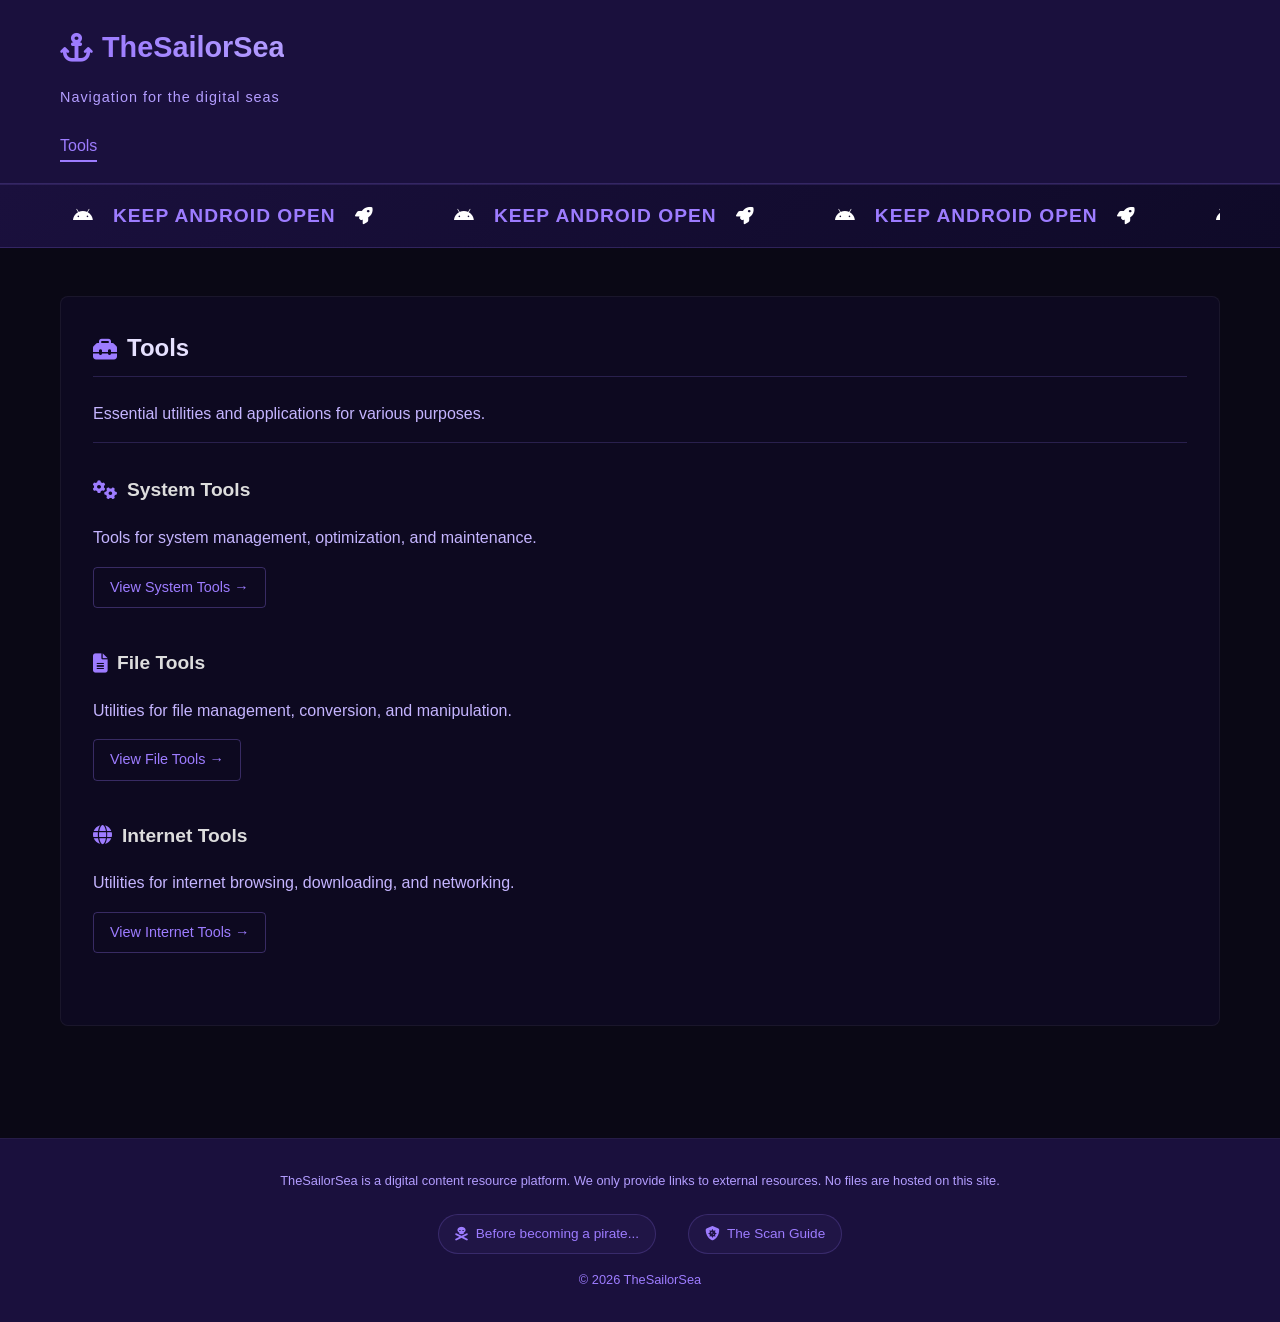
<file: index.html>
<!DOCTYPE html>
<html lang="en">
<head>
    <meta charset="UTF-8">
    <meta name="viewport" content="width=device-width, initial-scale=1.0">
    <title>TheSailorSea</title>
    <link rel="stylesheet" href="https://cdnjs.cloudflare.com/ajax/libs/font-awesome/6.4.0/css/all.min.css">
    <link rel="stylesheet" href="css/index123.css">
</head>
<body>
    <header>
        <div class="container">
            <div class="logo">
                <a href="index.html">
                    <i class="fas fa-anchor logo-icon"></i>
                    <h1>TheSailorSea</h1>
                </a>
            </div>
            <p class="tagline">Navigation for the digital seas</p>
            
            <nav>
                <ul class="nav-links">
                    <li><a href="#tools" class="active">Tools</a></li>
                </ul>
            </nav>
        </div>
    </header>

    <a href="androidopen.html" class="banner-link">
        <div class="banner-container">
            <div class="moving-text-wrapper">
                <div class="moving-text">
                    <span><i class="fab fa-android"></i> KEEP ANDROID OPEN <i class="fas fa-rocket"></i></span>
                    <span><i class="fab fa-android"></i> KEEP ANDROID OPEN <i class="fas fa-rocket"></i></span>
                    <span><i class="fab fa-android"></i> KEEP ANDROID OPEN <i class="fas fa-rocket"></i></span>
                    <span><i class="fab fa-android"></i> KEEP ANDROID OPEN <i class="fas fa-rocket"></i></span>
                    <span><i class="fab fa-android"></i> KEEP ANDROID OPEN <i class="fas fa-rocket"></i></span>
                    <span><i class="fab fa-android"></i> KEEP ANDROID OPEN <i class="fas fa-rocket"></i></span>
                    <span><i class="fab fa-android"></i> KEEP ANDROID OPEN <i class="fas fa-rocket"></i></span>
                    <span><i class="fab fa-android"></i> KEEP ANDROID OPEN <i class="fas fa-rocket"></i></span>
                </div>
            </div>
        </div>
    </a>

    <main class="main-content">
        <div class="container">
            <section id="tools" class="section">
                <h2 class="section-title"><i class="fas fa-toolbox"></i> Tools</h2>
                
                <div class="category-description">
                    <p>Essential utilities and applications for various purposes.</p>
                </div>
                
                <div class="subcategory">
                    <h3 class="subcategory-title"><i class="fas fa-cogs"></i> System Tools</h3>
                    <p style="color: #c5b5ff; margin-bottom: 1rem;">Tools for system management, optimization, and maintenance.</p>
                    <a href="systemtools.html" class="resource-link">View System Tools →</a>
                </div>

                <div class="subcategory">
                    <h3 class="subcategory-title"><i class="fas fa-file-alt"></i> File Tools</h3>
                    <p style="color: #c5b5ff; margin-bottom: 1rem;">Utilities for file management, conversion, and manipulation.</p>
                    <a href="filetools.html" class="resource-link">View File Tools →</a>
                </div>

                <div class="subcategory">
                    <h3 class="subcategory-title"><i class="fas fa-globe"></i> Internet Tools</h3>
                    <p style="color: #c5b5ff; margin-bottom: 1rem;">Utilities for internet browsing, downloading, and networking.</p>
                    <a href="internettools.html" class="resource-link">View Internet Tools →</a>
                </div>
            </section>
        </div>
    </main>

<footer>
    <div class="container">
        <p class="disclaimer">
            TheSailorSea is a digital content resource platform. We only provide links to external resources. No files are hosted on this site.
        </p>
        
        <div class="footer-links">
            <a href="beforepirate.html" class="footer-link">
                <i class="fas fa-skull-crossbones"></i> Before becoming a pirate...
            </a>
            <a href="scanguide.html" class="footer-link">
                <i class="fas fa-shield-virus"></i> The Scan Guide
            </a>
        </div>
      
        <p class="copyright">
            &copy; 2026 TheSailorSea
        </p>
    </div>
</footer>

    <script>
        document.addEventListener('DOMContentLoaded', function() {
            const navLinks = document.querySelectorAll('.nav-links a');
            
            navLinks.forEach(link => {
                link.addEventListener('click', function(e) {
                    e.preventDefault();
                    navLinks.forEach(item => item.classList.remove('active'));
                    this.classList.add('active');
                });
            });
        });
    </script>
</body>
</html>
</file>
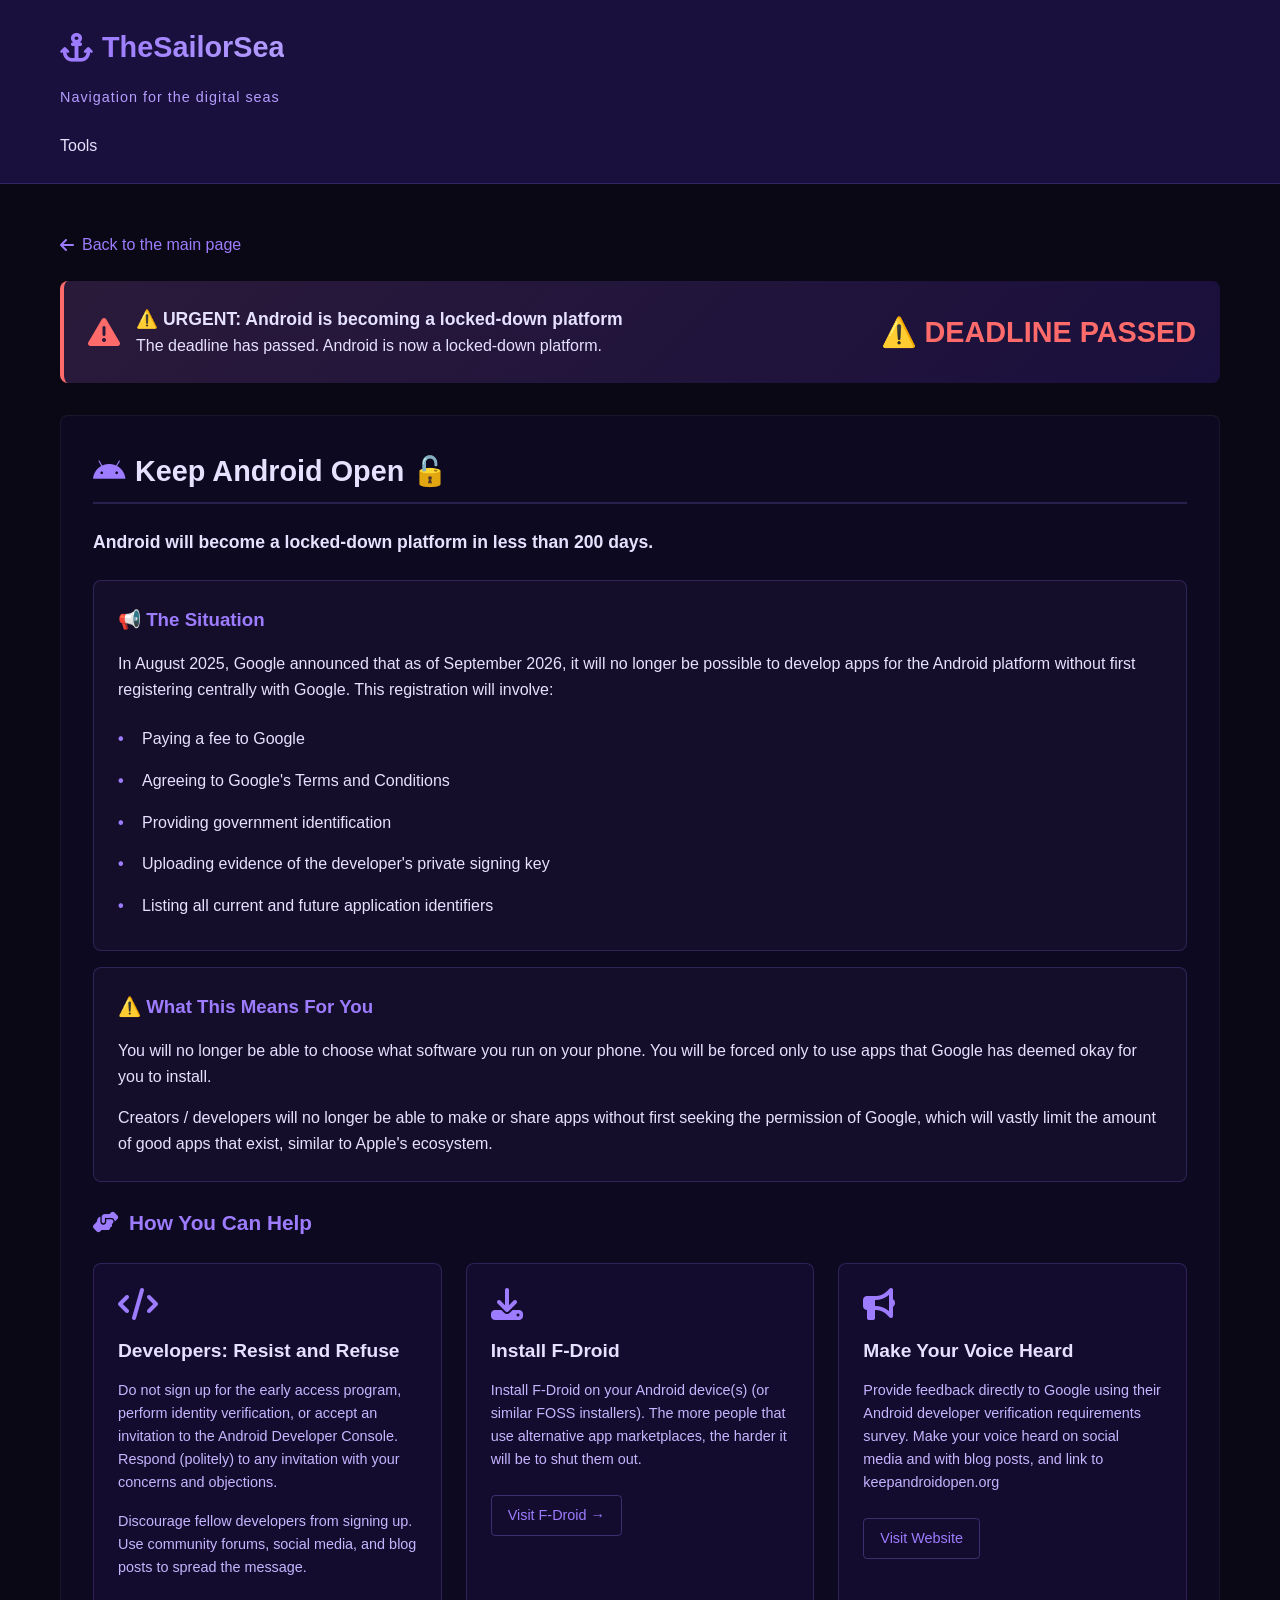
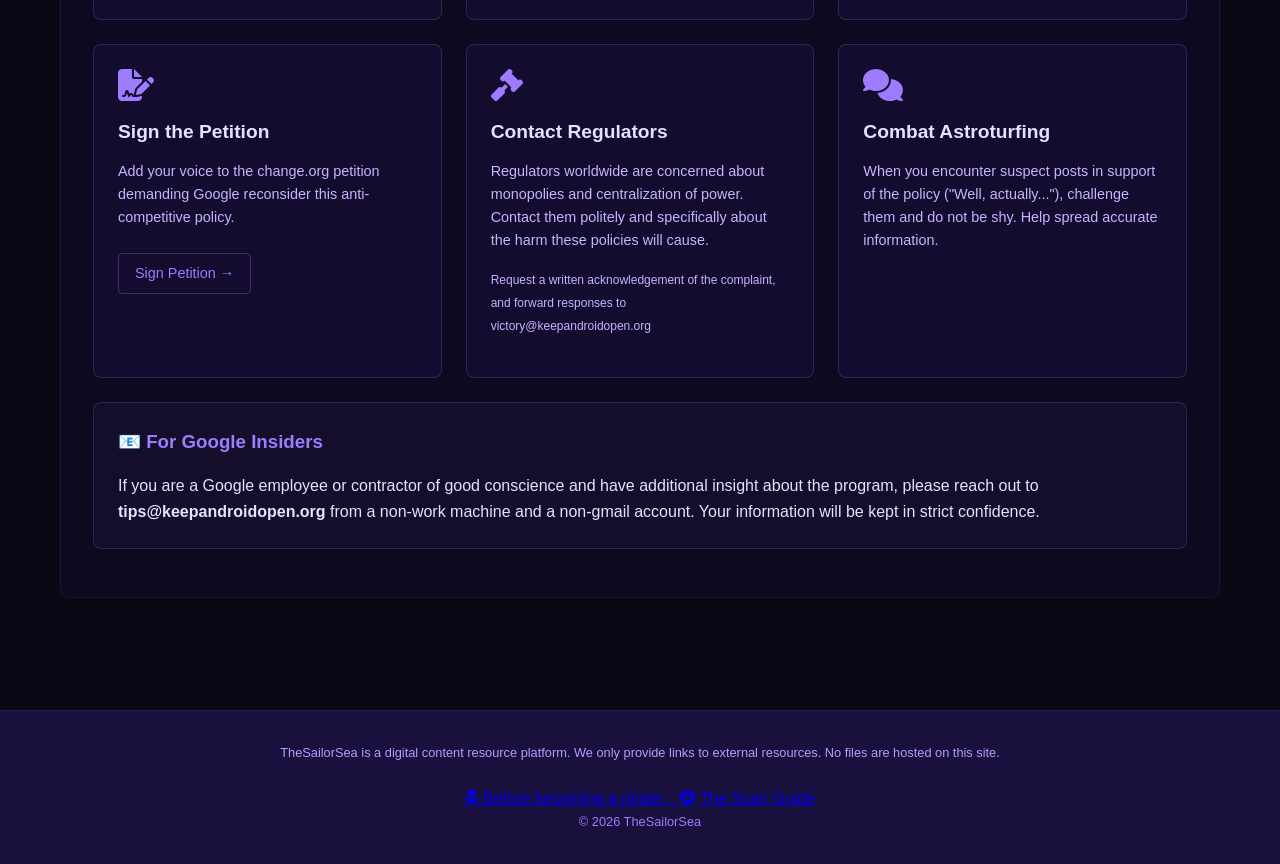
<file: androidopen.html>
<!DOCTYPE html>
<html lang="en">
<head>
    <meta charset="UTF-8">
    <meta name="viewport" content="width=device-width, initial-scale=1.0">
    <title>TheSailorSea - Keep Android Open</title>
    <link rel="stylesheet" href="https://cdnjs.cloudflare.com/ajax/libs/font-awesome/6.4.0/css/all.min.css">
    <link rel="stylesheet" href="css/androidopen.css">
</head>
<body>
    <header>
        <div class="container">
            <div class="logo">
                <a href="index.html">
                    <i class="fas fa-anchor logo-icon"></i>
                    <h1>TheSailorSea</h1>
                </a>
            </div>
            <p class="tagline">Navigation for the digital seas</p>
            
            <nav>
                <ul class="nav-links">
                    <li><a href="index.html#tools">Tools</a></li>
                </ul>
            </nav>
        </div>
    </header>

    <main class="main-content">
        <div class="container">
            <a href="index.html" class="back-link">
                <i class="fas fa-arrow-left"></i> Back to the main page
            </a>

            <div class="warning-banner">
                <i class="fas fa-exclamation-triangle"></i>
                <div>
                    <strong style="font-size: 1.1rem;">⚠️ URGENT: Android is becoming a locked-down platform</strong><br>
                    <span id="countdown-text">Calculating time remaining...</span>
                </div>
                <div class="countdown" id="countdown-timer"></div>
            </div>

            <section class="section">
                <h1 class="section-title">
                    <i class="fab fa-android"></i> Keep Android Open 🔓
                </h1>
                
                <p style="font-size: 1.1rem; margin-bottom: 1.5rem;">
                    <strong>Android will become a locked-down platform in less than 200 days.</strong> 
                </p>

                <div class="info-box">
                    <h3 style="color: var(--accent-color); margin-bottom: 1rem;">📢 The Situation</h3>
                    <p>In August 2025, Google announced that as of September 2026, it will no longer be possible to develop apps for the Android platform without first registering centrally with Google. This registration will involve:</p>
                    <ul style="margin-top: 1rem;">
                        <li>Paying a fee to Google</li>
                        <li>Agreeing to Google's Terms and Conditions</li>
                        <li>Providing government identification</li>
                        <li>Uploading evidence of the developer's private signing key</li>
                        <li>Listing all current and future application identifiers</li>
                    </ul>
                </div>

                <div class="info-box">
                    <h3 style="color: var(--accent-color); margin-bottom: 1rem;">⚠️ What This Means For You</h3>
                    <p>You will no longer be able to choose what software you run on your phone. You will be forced only to use apps that Google has deemed okay for you to install.</p>
                    <p style="margin-top: 1rem;">Creators / developers will no longer be able to make or share apps without first seeking the permission of Google, which will vastly limit the amount of good apps that exist, similar to Apple's ecosystem.</p>
                </div>

                <h2 class="section-subtitle">
                    <i class="fas fa-hands-helping"></i> How You Can Help
                </h2>

                <div class="action-grid">
                    <div class="action-card">
                        <i class="fas fa-code"></i>
                        <h3>Developers: Resist and Refuse</h3>
                        <p>Do not sign up for the early access program, perform identity verification, or accept an invitation to the Android Developer Console. Respond (politely) to any invitation with your concerns and objections.</p>
                        <p>Discourage fellow developers from signing up. Use community forums, social media, and blog posts to spread the message.</p>
                    </div>

                    <div class="action-card">
                        <i class="fas fa-download"></i>
                        <h3>Install F-Droid</h3>
                        <p>Install F-Droid on your Android device(s) (or similar FOSS installers). The more people that use alternative app marketplaces, the harder it will be to shut them out.</p>
                        <a href="https://f-droid.org" target="_blank" class="btn-link">Visit F-Droid →</a>
                    </div>

                    <div class="action-card">
                        <i class="fas fa-bullhorn"></i>
                        <h3>Make Your Voice Heard</h3>
                        <p>Provide feedback directly to Google using their Android developer verification requirements survey. Make your voice heard on social media and with blog posts, and link to keepandroidopen.org</p>
                        <div class="resource-links">
                            <a href="https://keepandroidopen.org" target="_blank" class="btn-link">Visit Website</a>
                        </div>
                    </div>

                    <div class="action-card">
                        <i class="fas fa-file-signature"></i>
                        <h3>Sign the Petition</h3>
                        <p>Add your voice to the change.org petition demanding Google reconsider this anti-competitive policy.</p>
                        <a href="https://www.change.org/p/stop-google-from-limiting-apk-file-usage/" target="_blank" class="btn-link">Sign Petition →</a>
                    </div>

                    <div class="action-card">
                        <i class="fas fa-gavel"></i>
                        <h3>Contact Regulators</h3>
                        <p>Regulators worldwide are concerned about monopolies and centralization of power. Contact them politely and specifically about the harm these policies will cause.</p>
                        <p><small>Request a written acknowledgement of the complaint, and forward responses to victory@keepandroidopen.org</small></p>
                    </div>

                    <div class="action-card">
                        <i class="fas fa-comments"></i>
                        <h3>Combat Astroturfing</h3>
                        <p>When you encounter suspect posts in support of the policy ("Well, actually..."), challenge them and do not be shy. Help spread accurate information.</p>
                    </div>
                </div>

                <div class="info-box">
                    <h3 style="color: var(--accent-color); margin-bottom: 1rem;">📧 For Google Insiders</h3>
                    <p>If you are a Google employee or contractor of good conscience and have additional insight about the program, please reach out to <strong>tips@keepandroidopen.org</strong> from a non-work machine and a non-gmail account. Your information will be kept in strict confidence.</p>
                </div>

            </section>
        </div>
    </main>

<footer>
    <div class="container">
        <p class="disclaimer">
            TheSailorSea is a digital content resource platform. We only provide links to external resources. No files are hosted on this site.
        </p>
        
        <div class="footer-links">
            <a href="beforepirate.html" class="footer-link">
                <i class="fas fa-skull-crossbones"></i> Before becoming a pirate...
            </a>
            <a href="scanguide.html" class="footer-link">
                <i class="fas fa-shield-virus"></i> The Scan Guide
            </a>
        </div>
      
        <p class="copyright">
            &copy; 2026 TheSailorSea
        </p>
    </div>
</footer>

    <script>
        function updateCountdown() {
            const targetDate = new Date(2026, 8, 1); 
            const now = new Date();
            const difference = targetDate - now;

            if (difference <= 0) {
                document.getElementById('countdown-timer').innerHTML = '⚠️ DEADLINE PASSED';
                document.getElementById('countdown-text').innerHTML = 'The deadline has passed. Android is now a locked-down platform.';
                return;
            }

            const days = Math.floor(difference / (1000 * 60 * 60 * 24));
            const hours = Math.floor((difference % (1000 * 60 * 60 * 24)) / (1000 * 60 * 60));
            const minutes = Math.floor((difference % (1000 * 60 * 60)) / (1000 * 60));

            document.getElementById('countdown-timer').innerHTML = `${days}d ${hours}h ${minutes}m`;
            document.getElementById('countdown-text').innerHTML = `Android will become locked-down in approximately ${days} days`;
        }

        updateCountdown();
        setInterval(updateCountdown, 60000); 
    </script>
</body>
</html>
</file>
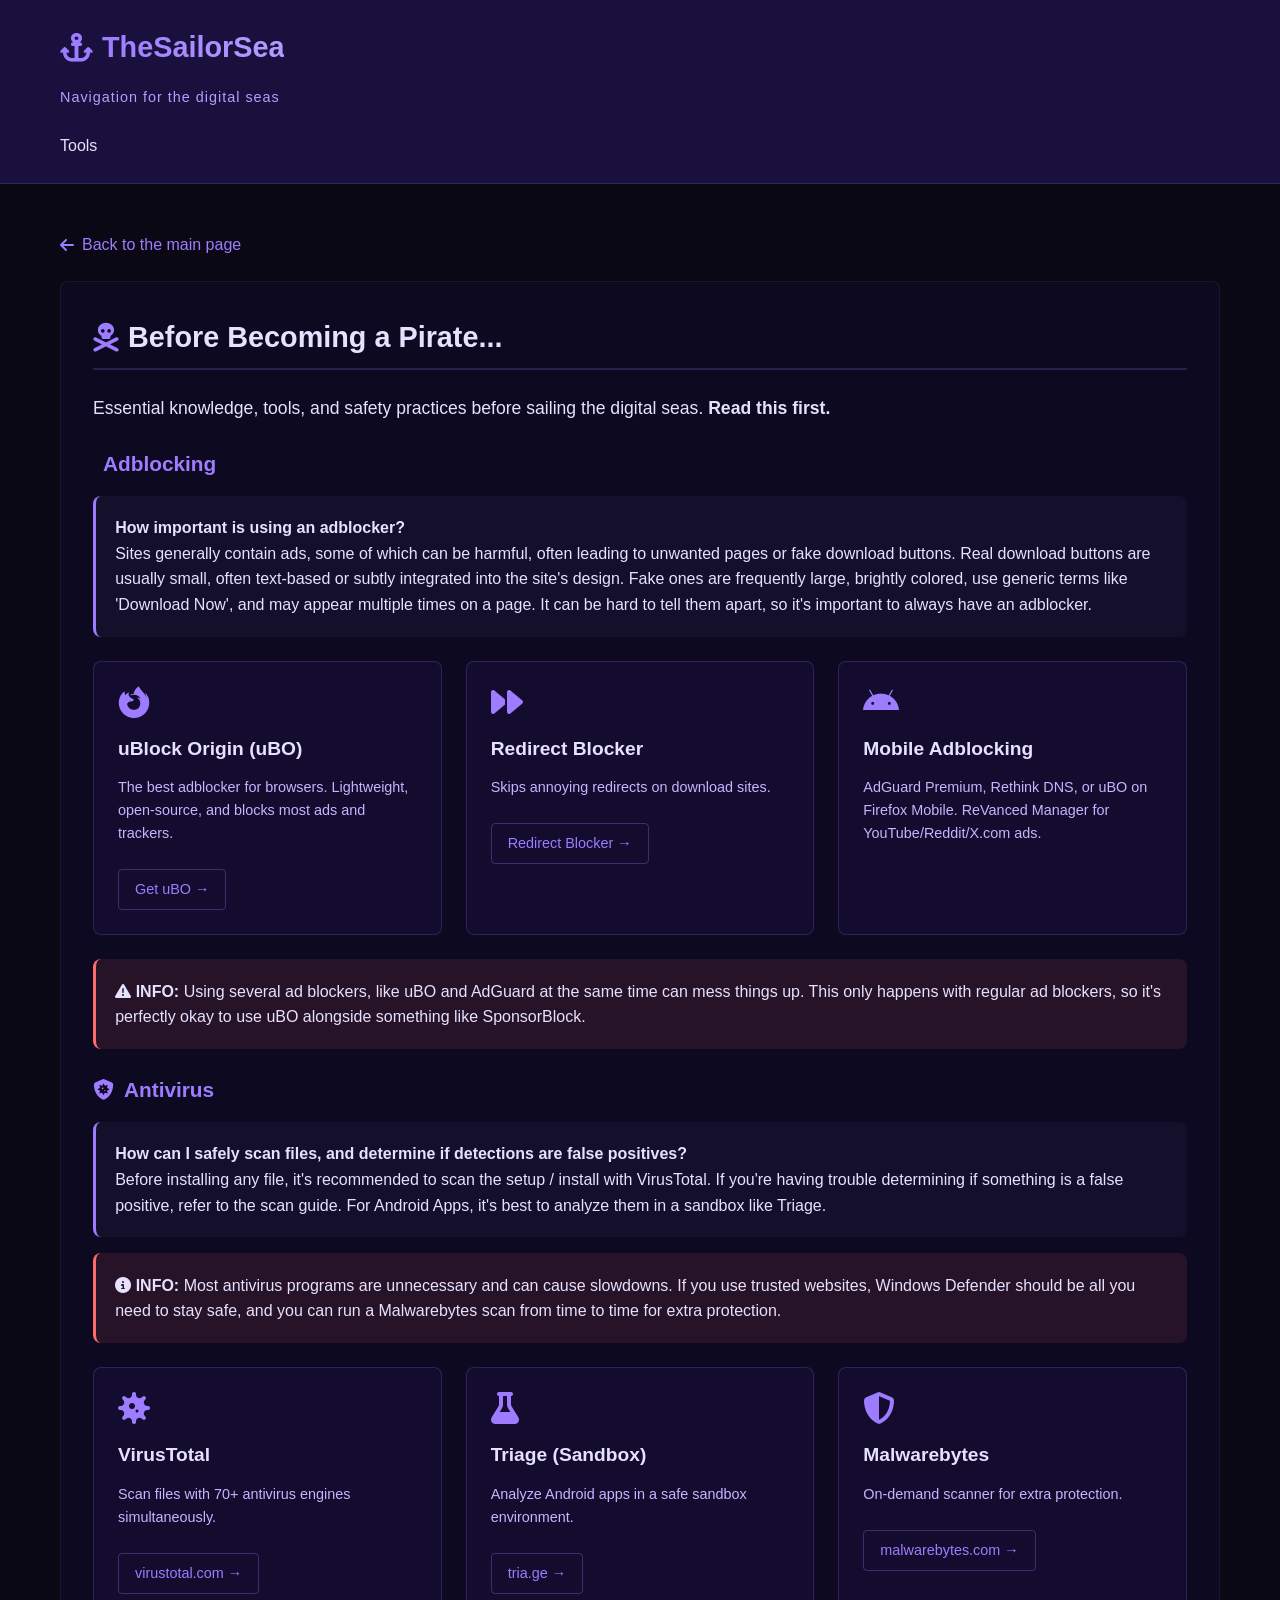
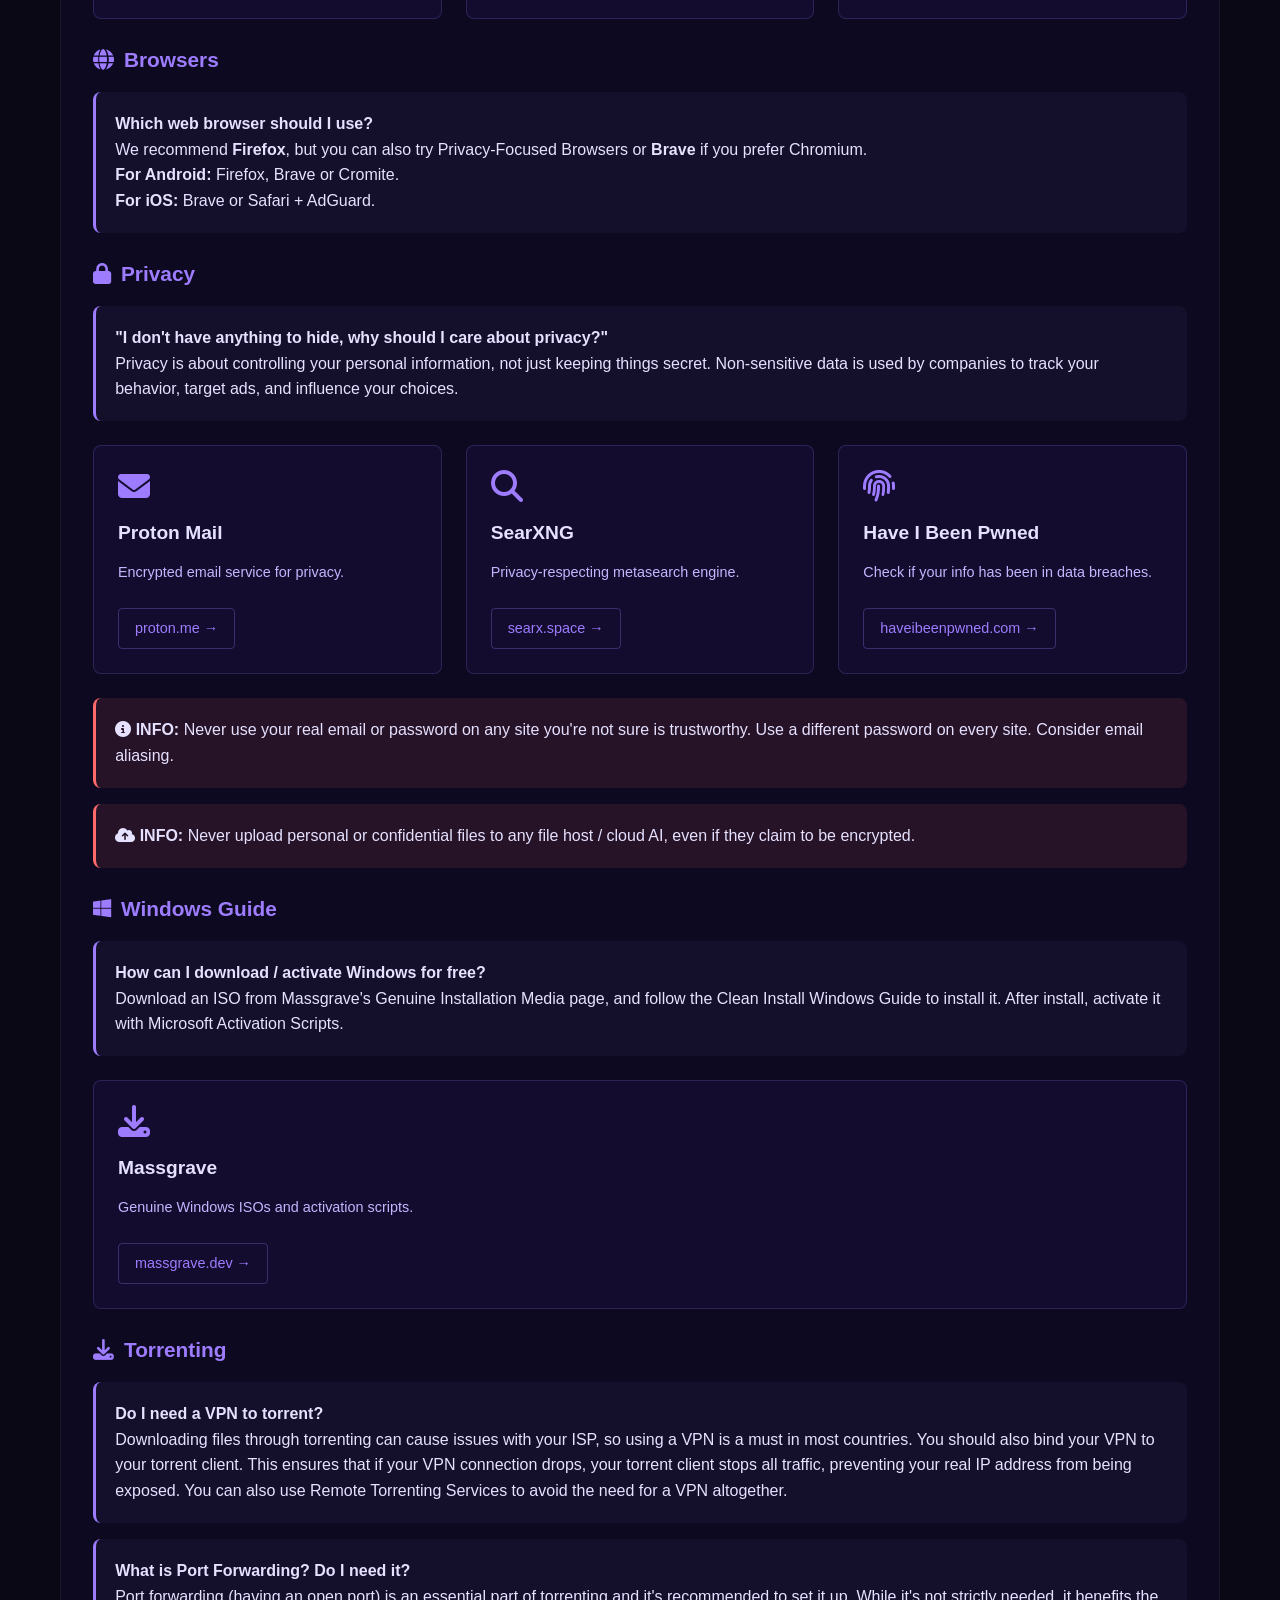
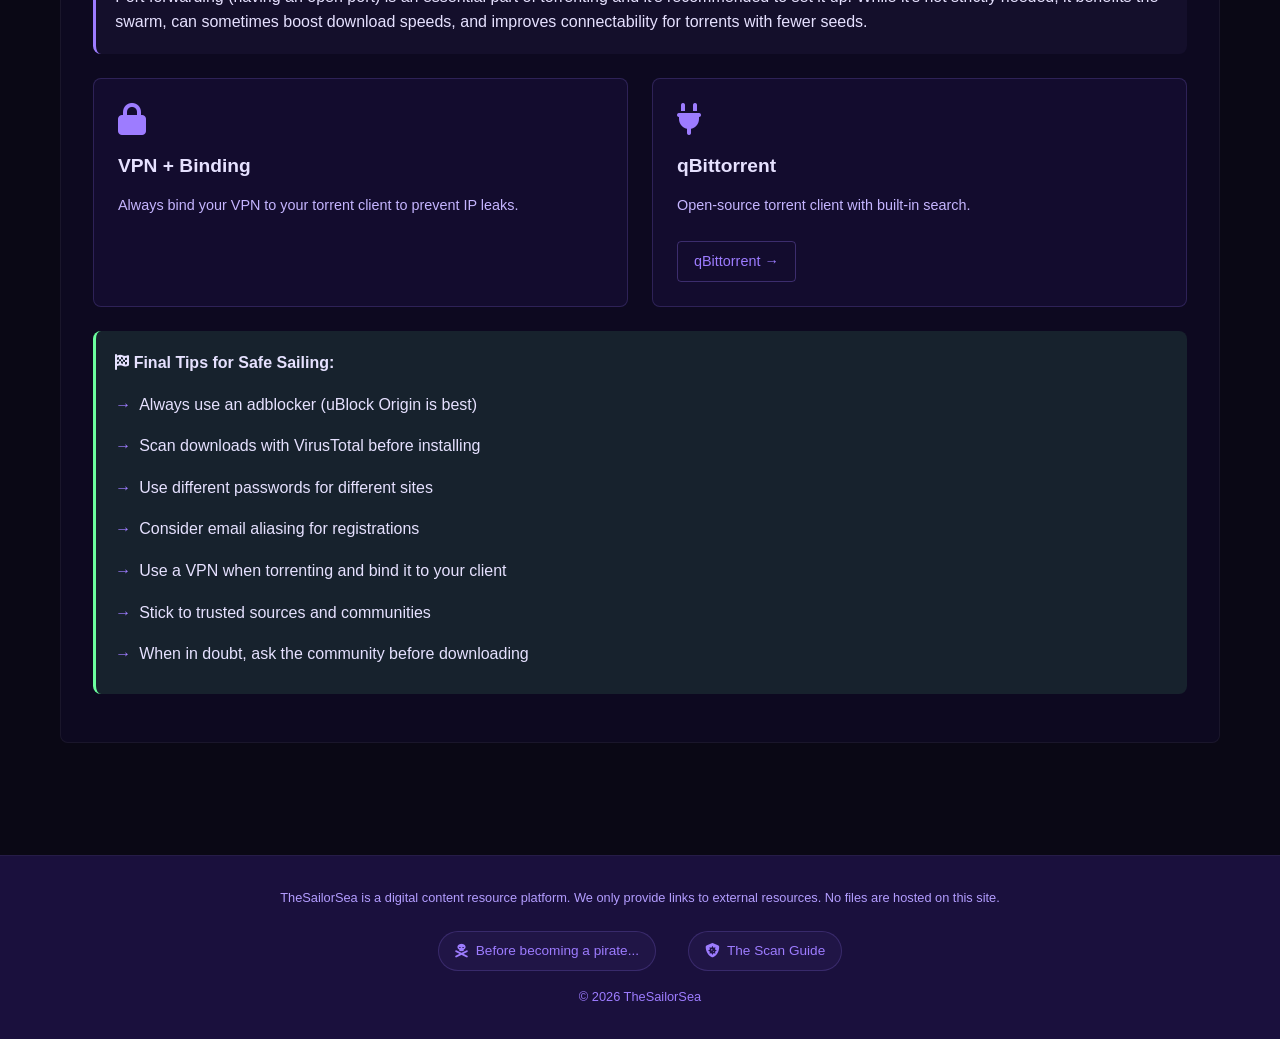
<file: beforepirate.html>
<!DOCTYPE html>
<html lang="en">
<head>
    <meta charset="UTF-8">
    <meta name="viewport" content="width=device-width, initial-scale=1.0">
    <title>TheSailorSea - Before Becoming a Pirate</title>
    <link rel="stylesheet" href="https://cdnjs.cloudflare.com/ajax/libs/font-awesome/6.4.0/css/all.min.css">
    <link rel="stylesheet" href="css/beforepirate.css">
</head>
<body>
    <header>
        <div class="container">
            <div class="logo">
                <a href="index.html">
                    <i class="fas fa-anchor logo-icon"></i>
                    <h1>TheSailorSea</h1>
                </a>
            </div>
            <p class="tagline">Navigation for the digital seas</p>
            
            <nav>
                <ul class="nav-links">
                    <li><a href="index.html#tools">Tools</a></li>
                </ul>
            </nav>
        </div>
    </header>

    <main class="main-content">
        <div class="container">
            <a href="index.html" class="back-link">
                <i class="fas fa-arrow-left"></i> Back to the main page
            </a>

            <div class="section">
                <h1 class="section-title">
                    <i class="fas fa-skull-crossbones"></i> Before Becoming a Pirate...
                </h1>
                <p style="font-size: 1.1rem; margin-bottom: 1.5rem;">
                    Essential knowledge, tools, and safety practices before sailing the digital seas. <strong>Read this first.</strong>
                </p>

                <h2 class="section-subtitle">
                    <i class="fas fa-ad-block"></i> Adblocking
                </h2>
                <div class="info-box">
                    <p><strong>How important is using an adblocker?</strong></p>
                    <p>Sites generally contain ads, some of which can be harmful, often leading to unwanted pages or fake download buttons. Real download buttons are usually small, often text-based or subtly integrated into the site's design. Fake ones are frequently large, brightly colored, use generic terms like 'Download Now', and may appear multiple times on a page. It can be hard to tell them apart, so it's important to always have an adblocker.</p>
                </div>

                <div class="resource-grid">
                    <div class="resource-card">
                        <i class="fab fa-firefox-browser"></i>
                        <h3>uBlock Origin (uBO)</h3>
                        <p>The best adblocker for browsers. Lightweight, open-source, and blocks most ads and trackers.</p>
                        <a href="https://ublockorigin.com" target="_blank" class="btn-link">Get uBO →</a>
                    </div>
                    <div class="resource-card">
                        <i class="fas fa-forward"></i>
                        <h3>Redirect Blocker</h3>
                        <p>Skips annoying redirects on download sites.</p>
                        <a href="https://chromewebstore.google.com/detail/redirect-blocker/egmgebeelgaakhaoodlmnimbfemfgdah" class="btn-link">Redirect Blocker →</a>
                    </div>
                    <div class="resource-card">
                        <i class="fab fa-android"></i>
                        <h3>Mobile Adblocking</h3>
                        <p>AdGuard Premium, Rethink DNS, or uBO on Firefox Mobile. ReVanced Manager for YouTube/Reddit/X.com ads.</p>
                    </div>
                </div>

                <div class="warning-box">
                    <i class="fas fa-exclamation-triangle"></i>
                    <strong>INFO:</strong> Using several ad blockers, like uBO and AdGuard at the same time can mess things up. This only happens with regular ad blockers, so it's perfectly okay to use uBO alongside something like SponsorBlock.
                </div>

                <h2 class="section-subtitle">
                    <i class="fas fa-shield-virus"></i> Antivirus
                </h2>
                <div class="info-box">
                    <p><strong>How can I safely scan files, and determine if detections are false positives?</strong></p>
                    <p>Before installing any file, it's recommended to scan the setup / install with VirusTotal. If you're having trouble determining if something is a false positive, refer to the scan guide. For Android Apps, it's best to analyze them in a sandbox like Triage.</p>
                </div>

                <div class="warning-box">
                    <i class="fas fa-info-circle"></i>
                    <strong>INFO:</strong> Most antivirus programs are unnecessary and can cause slowdowns. If you use trusted websites, Windows Defender should be all you need to stay safe, and you can run a Malwarebytes scan from time to time for extra protection.
                </div>

                <div class="resource-grid">
                    <div class="resource-card">
                        <i class="fas fa-virus"></i>
                        <h3>VirusTotal</h3>
                        <p>Scan files with 70+ antivirus engines simultaneously.</p>
                        <a href="https://virustotal.com" target="_blank" class="btn-link">virustotal.com →</a>
                    </div>
                    <div class="resource-card">
                        <i class="fas fa-flask"></i>
                        <h3>Triage (Sandbox)</h3>
                        <p>Analyze Android apps in a safe sandbox environment.</p>
                        <a href="https://tria.ge" target="_blank" class="btn-link">tria.ge →</a>
                    </div>
                    <div class="resource-card">
                        <i class="fas fa-shield-alt"></i>
                        <h3>Malwarebytes</h3>
                        <p>On-demand scanner for extra protection.</p>
                        <a href="https://malwarebytes.com" target="_blank" class="btn-link">malwarebytes.com →</a>
                    </div>
                </div>

                <h2 class="section-subtitle">
                    <i class="fas fa-globe"></i> Browsers
                </h2>
                <div class="info-box">
                    <p><strong>Which web browser should I use?</strong></p>
                    <p>We recommend <strong>Firefox</strong>, but you can also try Privacy-Focused Browsers or <strong>Brave</strong> if you prefer Chromium.</p>
                    <p><strong>For Android:</strong> Firefox, Brave or Cromite.<br>
                    <strong>For iOS:</strong> Brave or Safari + AdGuard.</p>
                </div>

                <h2 class="section-subtitle">
                    <i class="fas fa-lock"></i> Privacy
                </h2>
                <div class="info-box">
                    <p><strong>"I don't have anything to hide, why should I care about privacy?"</strong></p>
                    <p>Privacy is about controlling your personal information, not just keeping things secret. Non-sensitive data is used by companies to track your behavior, target ads, and influence your choices.</p>
                </div>

                <div class="resource-grid">
                    <div class="resource-card">
                        <i class="fas fa-envelope"></i>
                        <h3>Proton Mail</h3>
                        <p>Encrypted email service for privacy.</p>
                        <a href="https://proton.me/mail" target="_blank" class="btn-link">proton.me →</a>
                    </div>
                    <div class="resource-card">
                        <i class="fas fa-search"></i>
                        <h3>SearXNG</h3>
                        <p>Privacy-respecting metasearch engine.</p>
                        <a href="https://searx.space" target="_blank" class="btn-link">searx.space →</a>
                    </div>
                    <div class="resource-card">
                        <i class="fas fa-fingerprint"></i>
                        <h3>Have I Been Pwned</h3>
                        <p>Check if your info has been in data breaches.</p>
                        <a href="https://haveibeenpwned.com" target="_blank" class="btn-link">haveibeenpwned.com →</a>
                    </div>
                </div>

                <div class="warning-box">
                    <i class="fas fa-info-circle"></i>
                    <strong>INFO:</strong> Never use your real email or password on any site you're not sure is trustworthy. Use a different password on every site. Consider email aliasing.
                </div>

                <div class="warning-box">
                    <i class="fas fa-cloud-upload-alt"></i>
                    <strong>INFO:</strong> Never upload personal or confidential files to any file host / cloud AI, even if they claim to be encrypted.
                </div>

                <h2 class="section-subtitle">
                    <i class="fab fa-windows"></i> Windows Guide
                </h2>
                <div class="info-box">
                    <p><strong>How can I download / activate Windows for free?</strong></p>
                    <p>Download an ISO from Massgrave's Genuine Installation Media page, and follow the Clean Install Windows Guide to install it. After install, activate it with Microsoft Activation Scripts.</p>
                </div>

                <div class="resource-grid">
                    <div class="resource-card">
                        <i class="fas fa-download"></i>
                        <h3>Massgrave</h3>
                        <p>Genuine Windows ISOs and activation scripts.</p>
                        <a href="https://massgrave.dev" target="_blank" class="btn-link">massgrave.dev →</a>
                    </div>
                </div>

                <h2 class="section-subtitle">
                    <i class="fas fa-download"></i> Torrenting
                </h2>
                <div class="info-box">
                    <p><strong>Do I need a VPN to torrent?</strong></p>
                    <p>Downloading files through torrenting can cause issues with your ISP, so using a VPN is a must in most countries. You should also bind your VPN to your torrent client. This ensures that if your VPN connection drops, your torrent client stops all traffic, preventing your real IP address from being exposed. You can also use Remote Torrenting Services to avoid the need for a VPN altogether.</p>
                </div>

                <div class="info-box">
                    <p><strong>What is Port Forwarding? Do I need it?</strong></p>
                    <p>Port forwarding (having an open port) is an essential part of torrenting and it's recommended to set it up. While it's not strictly needed, it benefits the swarm, can sometimes boost download speeds, and improves connectability for torrents with fewer seeds.</p>
                </div>

                <div class="resource-grid">
                    <div class="resource-card">
                        <i class="fas fa-lock"></i>
                        <h3>VPN + Binding</h3>
                        <p>Always bind your VPN to your torrent client to prevent IP leaks.</p>
                    </div>
                    <div class="resource-card">
                        <i class="fas fa-plug"></i>
                        <h3>qBittorrent</h3>
                        <p>Open-source torrent client with built-in search.</p>
                        <a href="https://qbittorrent.org" target="_blank" class="btn-link">qBittorrent →</a>
                    </div>
                </div>

                <div class="success-box">
                    <i class="fas fa-flag-checkered"></i>
                    <strong>Final Tips for Safe Sailing:</strong>
                    <ul class="resource-list" style="margin-top: 0.5rem;">
                        <li>Always use an adblocker (uBlock Origin is best)</li>
                        <li>Scan downloads with VirusTotal before installing</li>
                        <li>Use different passwords for different sites</li>
                        <li>Consider email aliasing for registrations</li>
                        <li>Use a VPN when torrenting and bind it to your client</li>
                        <li>Stick to trusted sources and communities</li>
                        <li>When in doubt, ask the community before downloading</li>
                    </ul>
                </div>
            </div>
        </div>
    </main>

<footer>
    <div class="container">
        <p class="disclaimer">
            TheSailorSea is a digital content resource platform. We only provide links to external resources. No files are hosted on this site.
        </p>
        
        <div class="footer-links">
            <a href="beforepirate.html" class="footer-link">
                <i class="fas fa-skull-crossbones"></i> Before becoming a pirate...
            </a>
            <a href="scanguide.html" class="footer-link">
                <i class="fas fa-shield-virus"></i> The Scan Guide
            </a>
        </div>
      
        <p class="copyright">
            &copy; 2026 TheSailorSea
        </p>
    </div>
</footer>
</body>
</html>
</file>
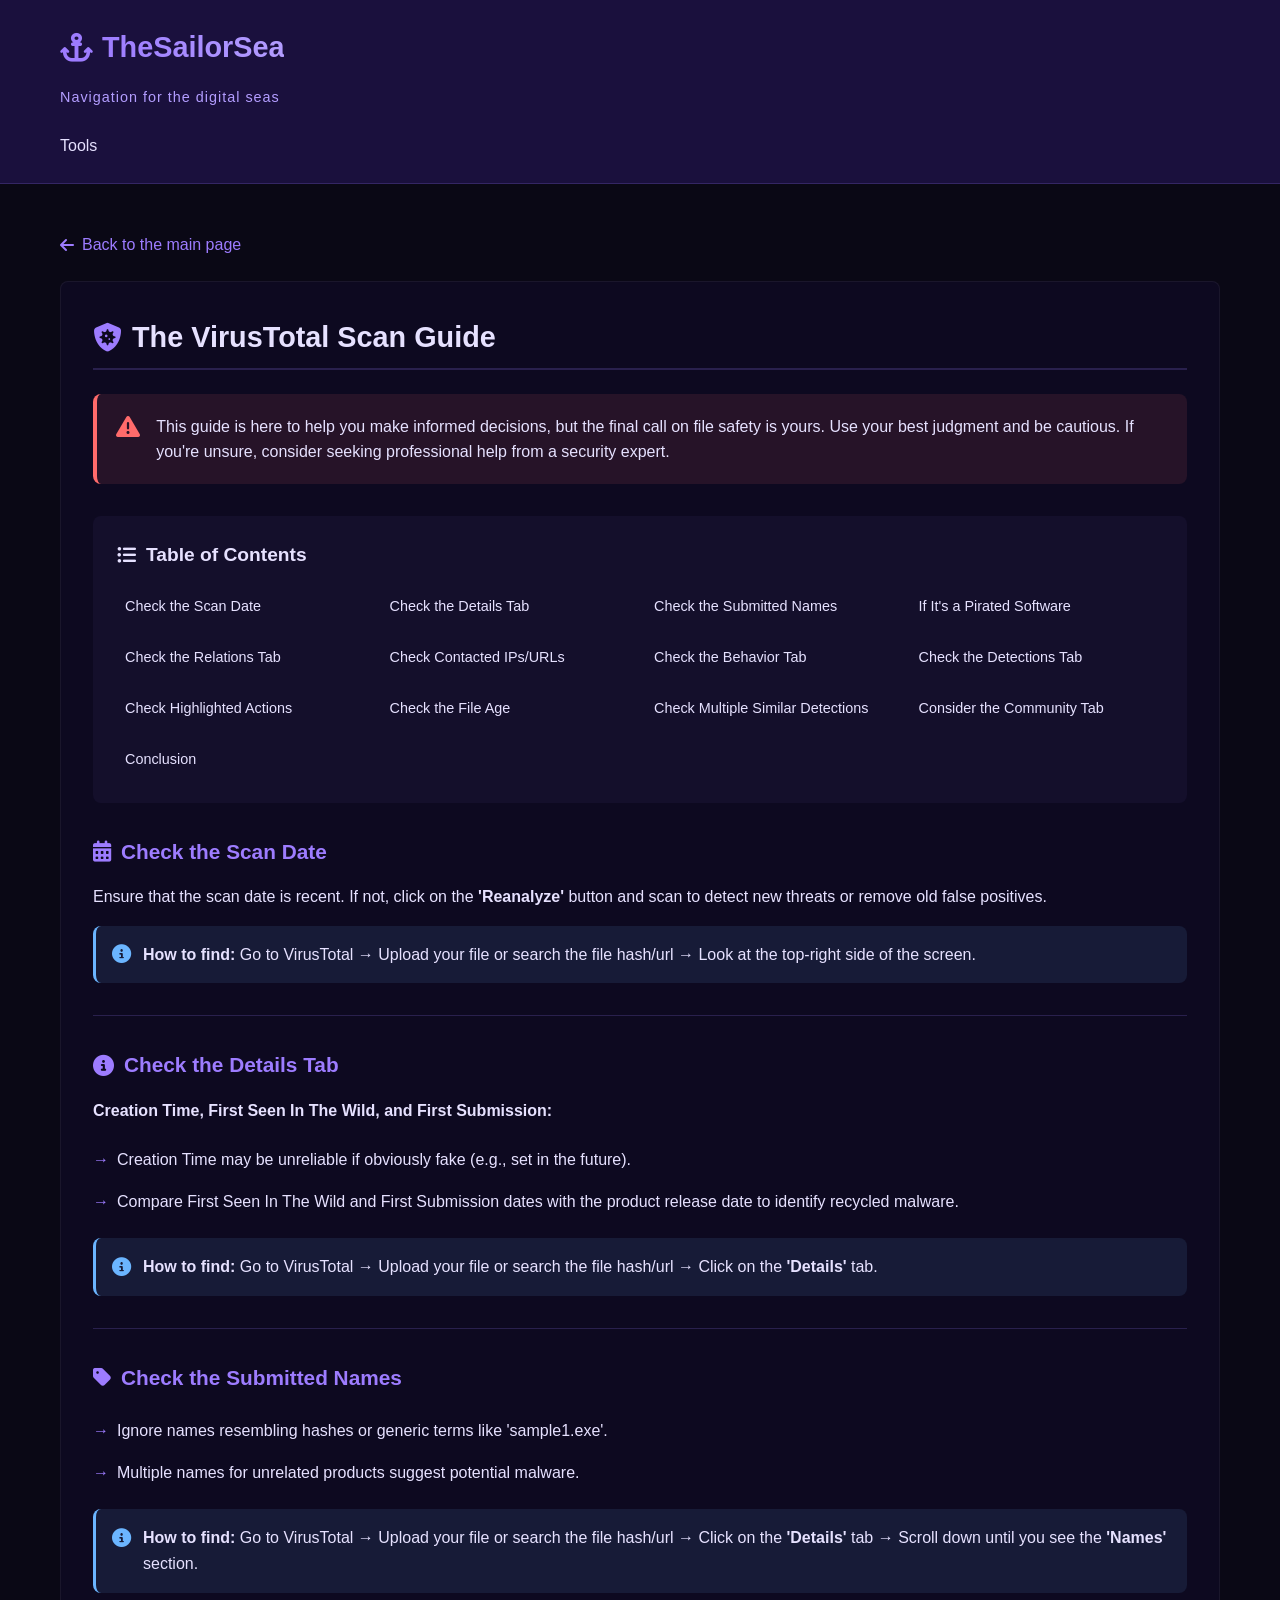
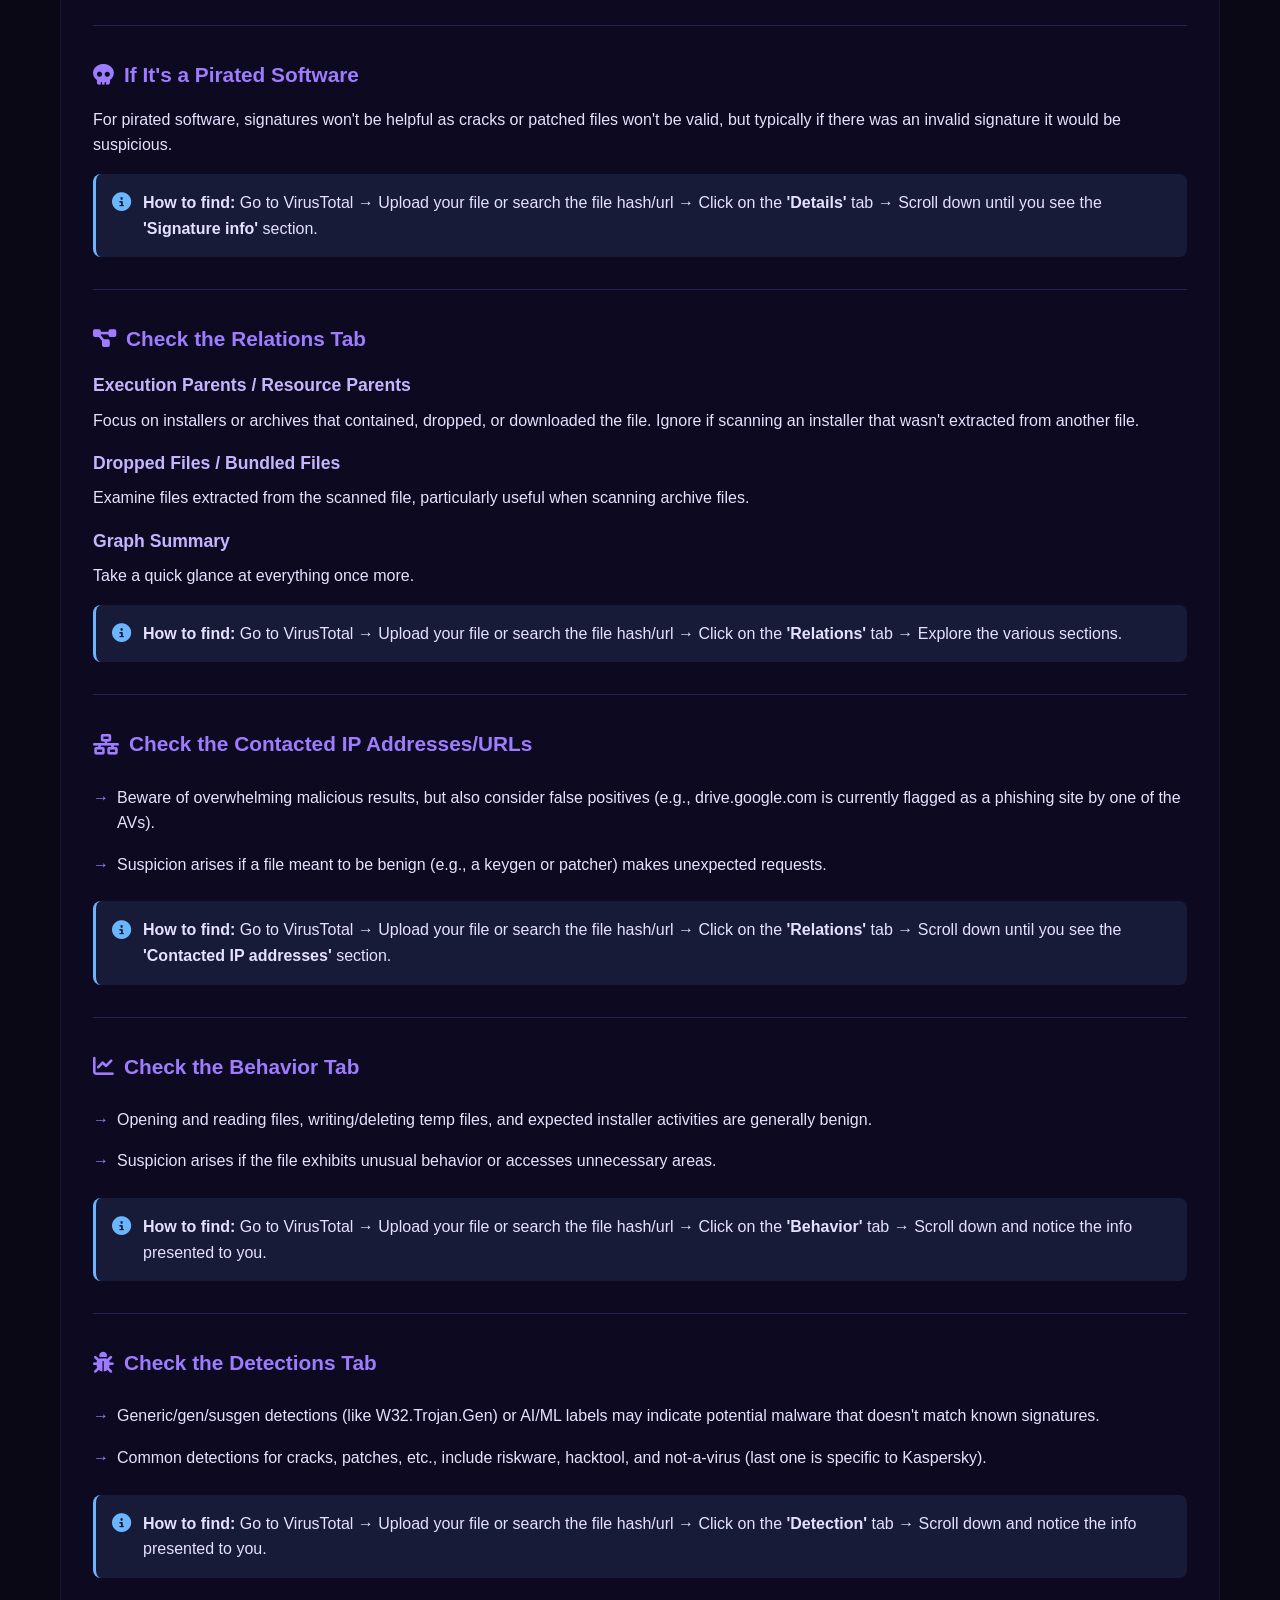
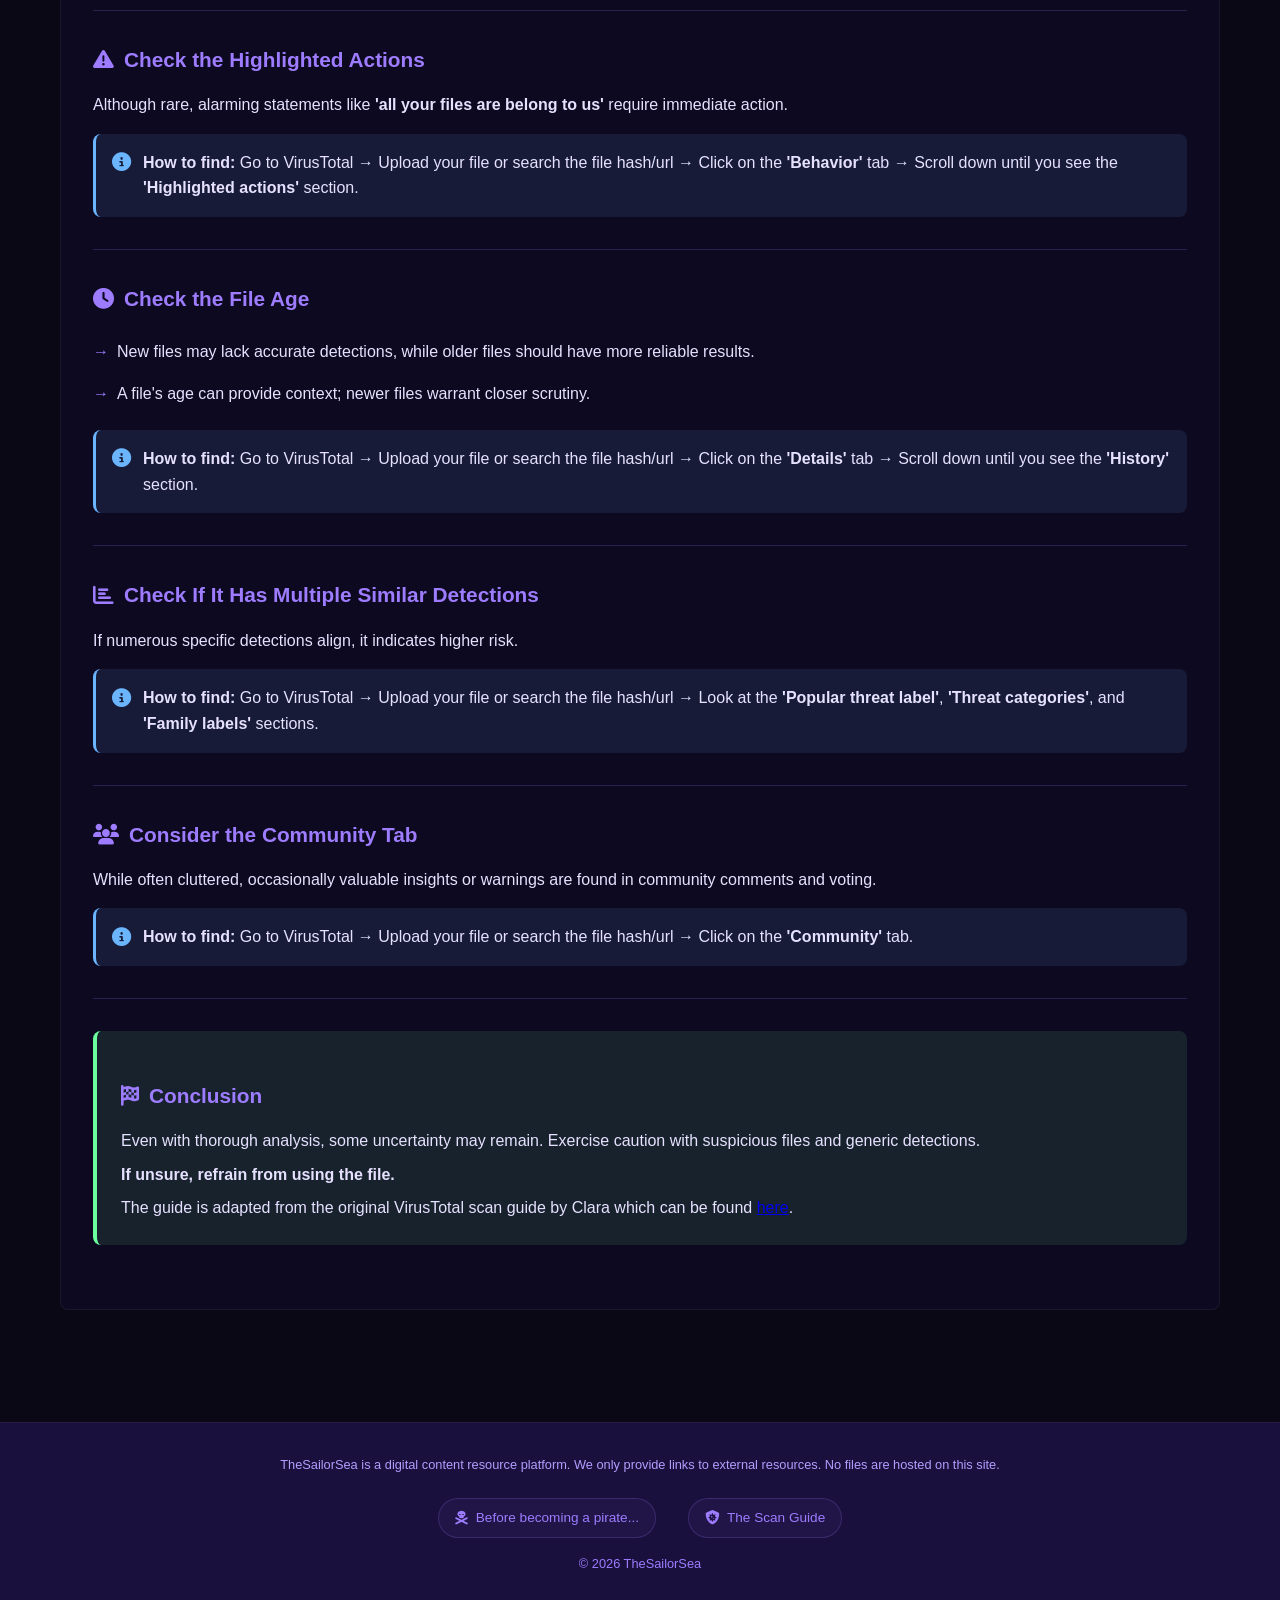
<file: scanguide.html>
<!DOCTYPE html>
<html lang="en">
<head>
    <meta charset="UTF-8">
    <meta name="viewport" content="width=device-width, initial-scale=1.0">
    <title>TheSailorSea - The Scan Guide</title>
    <link rel="stylesheet" href="https://cdnjs.cloudflare.com/ajax/libs/font-awesome/6.4.0/css/all.min.css">
    <link rel="stylesheet" href="css/scanguide.css">
</head>
<body>
    <header>
        <div class="container">
            <div class="logo">
                <a href="index.html">
                    <i class="fas fa-anchor logo-icon"></i>
                    <h1>TheSailorSea</h1>
                </a>
            </div>
            <p class="tagline">Navigation for the digital seas</p>
            
            <nav>
                <ul class="nav-links">
                    <li><a href="index.html#tools">Tools</a></li>
                </ul>
            </nav>
        </div>
    </header>

    <main class="main-content">
        <div class="container">
            <a href="index.html" class="back-link">
                <i class="fas fa-arrow-left"></i> Back to the main page
            </a>

            <div class="section">
                <h1 class="section-title">
                    <i class="fas fa-shield-virus"></i> The VirusTotal Scan Guide
                </h1>
                
                <div class="disclaimer-box">
                    <i class="fas fa-exclamation-triangle"></i>
                    <p>This guide is here to help you make informed decisions, but the final call on file safety is yours. Use your best judgment and be cautious. If you're unsure, consider seeking professional help from a security expert.</p>
                </div>

                <div class="toc">
                    <h2><i class="fas fa-list-ul"></i> Table of Contents</h2>
                    <div class="toc-grid">
                        <a href="#scan-date">Check the Scan Date</a>
                        <a href="#details-tab">Check the Details Tab</a>
                        <a href="#submitted-names">Check the Submitted Names</a>
                        <a href="#pirated-software">If It's a Pirated Software</a>
                        <a href="#relations-tab">Check the Relations Tab</a>
                        <a href="#contacted-ips">Check Contacted IPs/URLs</a>
                        <a href="#behavior-tab">Check the Behavior Tab</a>
                        <a href="#detections-tab">Check the Detections Tab</a>
                        <a href="#highlighted-actions">Check Highlighted Actions</a>
                        <a href="#file-age">Check the File Age</a>
                        <a href="#similar-detections">Check Multiple Similar Detections</a>
                        <a href="#community-tab">Consider the Community Tab</a>
                        <a href="#conclusion">Conclusion</a>
                    </div>
                </div>

                <div id="scan-date" class="guide-section">
                    <h2 class="section-subtitle">
                        <i class="fas fa-calendar-alt"></i> Check the Scan Date
                    </h2>
                    <p>Ensure that the scan date is recent. If not, click on the <strong>'Reanalyze'</strong> button and scan to detect new threats or remove old false positives.</p>
                    <div class="info-box">
                        <i class="fas fa-info-circle"></i>
                        <p><strong>How to find:</strong> Go to VirusTotal → Upload your file or search the file hash/url → Look at the top-right side of the screen.</p>
                    </div>
                </div>

                <div id="details-tab" class="guide-section">
                    <h2 class="section-subtitle">
                        <i class="fas fa-info-circle"></i> Check the Details Tab
                    </h2>
                    <p><strong>Creation Time, First Seen In The Wild, and First Submission:</strong></p>
                    <ul class="guide-list">
                        <li>Creation Time may be unreliable if obviously fake (e.g., set in the future).</li>
                        <li>Compare First Seen In The Wild and First Submission dates with the product release date to identify recycled malware.</li>
                    </ul>
                    <div class="info-box">
                        <i class="fas fa-info-circle"></i>
                        <p><strong>How to find:</strong> Go to VirusTotal → Upload your file or search the file hash/url → Click on the <strong>'Details'</strong> tab.</p>
                    </div>
                </div>

                <div id="submitted-names" class="guide-section">
                    <h2 class="section-subtitle">
                        <i class="fas fa-tag"></i> Check the Submitted Names
                    </h2>
                    <ul class="guide-list">
                        <li>Ignore names resembling hashes or generic terms like 'sample1.exe'.</li>
                        <li>Multiple names for unrelated products suggest potential malware.</li>
                    </ul>
                    <div class="info-box">
                        <i class="fas fa-info-circle"></i>
                        <p><strong>How to find:</strong> Go to VirusTotal → Upload your file or search the file hash/url → Click on the <strong>'Details'</strong> tab → Scroll down until you see the <strong>'Names'</strong> section.</p>
                    </div>
                </div>

                <div id="pirated-software" class="guide-section">
                    <h2 class="section-subtitle">
                        <i class="fas fa-skull"></i> If It's a Pirated Software
                    </h2>
                    <p>For pirated software, signatures won't be helpful as cracks or patched files won't be valid, but typically if there was an invalid signature it would be suspicious.</p>
                    <div class="info-box">
                        <i class="fas fa-info-circle"></i>
                        <p><strong>How to find:</strong> Go to VirusTotal → Upload your file or search the file hash/url → Click on the <strong>'Details'</strong> tab → Scroll down until you see the <strong>'Signature info'</strong> section.</p>
                    </div>
                </div>

                <div id="relations-tab" class="guide-section">
                    <h2 class="section-subtitle">
                        <i class="fas fa-project-diagram"></i> Check the Relations Tab
                    </h2>
                    
                    <h3>Execution Parents / Resource Parents</h3>
                    <p>Focus on installers or archives that contained, dropped, or downloaded the file. Ignore if scanning an installer that wasn't extracted from another file.</p>
                    
                    <h3>Dropped Files / Bundled Files</h3>
                    <p>Examine files extracted from the scanned file, particularly useful when scanning archive files.</p>
                    
                    <h3>Graph Summary</h3>
                    <p>Take a quick glance at everything once more.</p>
                    
                    <div class="info-box">
                        <i class="fas fa-info-circle"></i>
                        <p><strong>How to find:</strong> Go to VirusTotal → Upload your file or search the file hash/url → Click on the <strong>'Relations'</strong> tab → Explore the various sections.</p>
                    </div>
                </div>

                <div id="contacted-ips" class="guide-section">
                    <h2 class="section-subtitle">
                        <i class="fas fa-network-wired"></i> Check the Contacted IP Addresses/URLs
                    </h2>
                    <ul class="guide-list">
                        <li>Beware of overwhelming malicious results, but also consider false positives (e.g., drive.google.com is currently flagged as a phishing site by one of the AVs).</li>
                        <li>Suspicion arises if a file meant to be benign (e.g., a keygen or patcher) makes unexpected requests.</li>
                    </ul>
                    <div class="info-box">
                        <i class="fas fa-info-circle"></i>
                        <p><strong>How to find:</strong> Go to VirusTotal → Upload your file or search the file hash/url → Click on the <strong>'Relations'</strong> tab → Scroll down until you see the <strong>'Contacted IP addresses'</strong> section.</p>
                    </div>
                </div>

                <div id="behavior-tab" class="guide-section">
                    <h2 class="section-subtitle">
                        <i class="fas fa-chart-line"></i> Check the Behavior Tab
                    </h2>
                    <ul class="guide-list">
                        <li>Opening and reading files, writing/deleting temp files, and expected installer activities are generally benign.</li>
                        <li>Suspicion arises if the file exhibits unusual behavior or accesses unnecessary areas.</li>
                    </ul>
                    <div class="info-box">
                        <i class="fas fa-info-circle"></i>
                        <p><strong>How to find:</strong> Go to VirusTotal → Upload your file or search the file hash/url → Click on the <strong>'Behavior'</strong> tab → Scroll down and notice the info presented to you.</p>
                    </div>
                </div>

                <div id="detections-tab" class="guide-section">
                    <h2 class="section-subtitle">
                        <i class="fas fa-bug"></i> Check the Detections Tab
                    </h2>
                    <ul class="guide-list">
                        <li>Generic/gen/susgen detections (like W32.Trojan.Gen) or AI/ML labels may indicate potential malware that doesn't match known signatures.</li>
                        <li>Common detections for cracks, patches, etc., include riskware, hacktool, and not-a-virus (last one is specific to Kaspersky).</li>
                    </ul>
                    <div class="info-box">
                        <i class="fas fa-info-circle"></i>
                        <p><strong>How to find:</strong> Go to VirusTotal → Upload your file or search the file hash/url → Click on the <strong>'Detection'</strong> tab → Scroll down and notice the info presented to you.</p>
                    </div>
                </div>

                <div id="highlighted-actions" class="guide-section">
                    <h2 class="section-subtitle">
                        <i class="fas fa-exclamation-triangle"></i> Check the Highlighted Actions
                    </h2>
                    <p>Although rare, alarming statements like <strong>'all your files are belong to us'</strong> require immediate action.</p>
                    <div class="info-box">
                        <i class="fas fa-info-circle"></i>
                        <p><strong>How to find:</strong> Go to VirusTotal → Upload your file or search the file hash/url → Click on the <strong>'Behavior'</strong> tab → Scroll down until you see the <strong>'Highlighted actions'</strong> section.</p>
                    </div>
                </div>

                <div id="file-age" class="guide-section">
                    <h2 class="section-subtitle">
                        <i class="fas fa-clock"></i> Check the File Age
                    </h2>
                    <ul class="guide-list">
                        <li>New files may lack accurate detections, while older files should have more reliable results.</li>
                        <li>A file's age can provide context; newer files warrant closer scrutiny.</li>
                    </ul>
                    <div class="info-box">
                        <i class="fas fa-info-circle"></i>
                        <p><strong>How to find:</strong> Go to VirusTotal → Upload your file or search the file hash/url → Click on the <strong>'Details'</strong> tab → Scroll down until you see the <strong>'History'</strong> section.</p>
                    </div>
                </div>

                <div id="similar-detections" class="guide-section">
                    <h2 class="section-subtitle">
                        <i class="fas fa-chart-bar"></i> Check If It Has Multiple Similar Detections
                    </h2>
                    <p>If numerous specific detections align, it indicates higher risk.</p>
                    <div class="info-box">
                        <i class="fas fa-info-circle"></i>
                        <p><strong>How to find:</strong> Go to VirusTotal → Upload your file or search the file hash/url → Look at the <strong>'Popular threat label'</strong>, <strong>'Threat categories'</strong>, and <strong>'Family labels'</strong> sections.</p>
                    </div>
                </div>

                <div id="community-tab" class="guide-section">
                    <h2 class="section-subtitle">
                        <i class="fas fa-users"></i> Consider the Community Tab
                    </h2>
                    <p>While often cluttered, occasionally valuable insights or warnings are found in community comments and voting.</p>
                    <div class="info-box">
                        <i class="fas fa-info-circle"></i>
                        <p><strong>How to find:</strong> Go to VirusTotal → Upload your file or search the file hash/url → Click on the <strong>'Community'</strong> tab.</p>
                    </div>
                </div>

                <div id="conclusion" class="guide-section conclusion-box">
                    <h2 class="section-subtitle">
                        <i class="fas fa-flag-checkered"></i> Conclusion
                    </h2>
                    <p>Even with thorough analysis, some uncertainty may remain. Exercise caution with suspicious files and generic detections.</p>
                    <p><strong>If unsure, refrain from using the file.</strong></p>
                    <p>The guide is adapted from the original VirusTotal scan guide by Clara which can be found <a href="https://claraiscute.neocities.org/Guides/vtguide/" target="_blank" rel="noopener noreferrer">here</a>.</p>
                </div>
    </main>

    <footer>
        <div class="container">
            <p class="disclaimer">
                TheSailorSea is a digital content resource platform. We only provide links to external resources. No files are hosted on this site.
            </p>
            
            <div class="footer-links">
                <a href="beforepirate.html" class="footer-link">
                    <i class="fas fa-skull-crossbones"></i> Before becoming a pirate...
                </a>
                <a href="scanguide.html" class="footer-link">
                    <i class="fas fa-shield-virus"></i> The Scan Guide
                </a>
            </div>
          
            <p class="copyright">
                &copy; 2026 TheSailorSea
            </p>
        </div>
    </footer>
</body>
</html>
</file>
<file: css/index123.css>
* {
            margin: 0;
            padding: 0;
            box-sizing: border-box;
        }

        :root {
            --primary-color: #0a0815;
            --secondary-color: #1a103d;
            --accent-color: #9d7cff;
            --text-color: #e6e1ff;
            --section-bg: rgba(26, 16, 61, 0.3);
            --border-color: rgba(157, 124, 255, 0.2);
        }

        body {
            font-family: 'Segoe UI', Tahoma, Geneva, Verdana, sans-serif;
            background-color: var(--primary-color);
            color: var(--text-color);
            line-height: 1.6;
            min-height: 100vh;
        }

        .container {
            max-width: 1200px;
            margin: 0 auto;
            padding: 0 20px;
        }

        header {
            background-color: var(--secondary-color);
            padding: 1.5rem 0;
            border-bottom: 1px solid rgba(157, 124, 255, 0.2);
        }

        .logo {
            display: flex;
            align-items: center;
            gap: 10px;
            margin-bottom: 1rem;
        }

        .logo a {
            display: flex;
            align-items: center;
            gap: 10px;
            text-decoration: none;
            color: var(--text-color);
        }

        .logo-icon {
            color: var(--accent-color);
            font-size: 1.8rem;
        }

        .logo h1 {
            font-size: 1.8rem;
            font-weight: 600;
            background: linear-gradient(90deg, #9d7cff, #b39dff);
            -webkit-background-clip: text;
            background-clip: text;
            color: transparent;
        }

        .tagline {
            color: #b39dff;
            font-size: 0.9rem;
            letter-spacing: 1px;
            margin-bottom: 1.5rem;
        }

        .nav-links {
            display: flex;
            list-style: none;
            gap: 1.5rem;
            flex-wrap: wrap;
        }

        .nav-links a {
            color: var(--text-color);
            text-decoration: none;
            font-weight: 500;
            padding: 0.5rem 0;
            position: relative;
            transition: color 0.3s;
            white-space: nowrap;
        }

        .nav-links a:hover,
        .nav-links a.active {
            color: var(--accent-color);
        }

        .nav-links a.active::after {
            content: '';
            position: absolute;
            bottom: 0;
            left: 0;
            width: 100%;
            height: 2px;
            background-color: var(--accent-color);
        }

        .banner-link {
            text-decoration: none;
            display: block;
            background: linear-gradient(135deg, #1a103d, #0f0a28);
            border-bottom: 1px solid var(--border-color);
            border-top: 1px solid rgba(157, 124, 255, 0.15);
            overflow: hidden;
            transition: all 0.3s ease;
            cursor: pointer;
        }

        .banner-link:hover {
            background: linear-gradient(135deg, #231a4a, #14102e);
        }

        .banner-container {
            max-width: 1200px;
            margin: 0 auto;
            padding: 1rem 20px;
            position: relative;
        }

        .moving-text-wrapper {
            overflow: hidden;
            white-space: nowrap;
            position: relative;
        }

        .moving-text {
            display: inline-block;
            animation: scrollText 15s linear infinite;
            font-weight: 600;
            letter-spacing: 1px;
            font-size: 1.2rem;
        }

        .moving-text span {
            display: inline-block;
            padding-right: 3rem;
            color: var(--accent-color);
        }

        .moving-text i {
            color: #fff;
            margin: 0 0.8rem;
            font-size: 1.1rem;
        }

        @keyframes scrollText {
            0% {
                transform: translateX(0%);
            }
            100% {
                transform: translateX(-50%);
            }
        }

        @media (max-width: 680px) {
            .moving-text {
                font-size: 1rem;
            }

            .moving-text span {
                padding-right: 2rem;
            }

            .moving-text i {
                margin: 0 0.5rem;
            }
        }

        .main-content {
            padding: 3rem 0;
        }

        .section {
            background-color: var(--section-bg);
            border-radius: 8px;
            padding: 2rem;
            margin-bottom: 2rem;
            border: 1px solid rgba(255, 255, 255, 0.05);
        }

        .section-title {
            font-size: 1.5rem;
            margin-bottom: 1.5rem;
            padding-bottom: 0.5rem;
            border-bottom: 1px solid var(--border-color);
            display: flex;
            align-items: center;
            gap: 10px;
        }

        .section-title i {
            color: var(--accent-color);
        }

        .category-description {
            color: #c5b5ff;
            margin-bottom: 2rem;
            padding-bottom: 1rem;
            border-bottom: 1px solid var(--border-color);
        }

        .subcategory {
            margin-bottom: 2.5rem;
        }

        .subcategory-title {
            font-size: 1.2rem;
            margin-bottom: 1.2rem;
            color: #ddd;
            display: flex;
            align-items: center;
            gap: 10px;
        }

        .subcategory-title i {
            color: var(--accent-color);
        }

        .subcategory-grid {
            display: grid;
            grid-template-columns: repeat(auto-fill, minmax(300px, 1fr));
            gap: 1.5rem;
            margin-top: 1.5rem;
        }

        .subcategory-item {
            background: rgba(26, 16, 61, 0.5);
            border: 1px solid rgba(157, 124, 255, 0.1);
            border-radius: 8px;
            padding: 1.5rem;
            transition: all 0.3s ease;
        }

        .subcategory-item:hover {
            background: rgba(157, 124, 255, 0.1);
            border-color: rgba(157, 124, 255, 0.3);
            transform: translateY(-3px);
        }

        .item-header {
            display: flex;
            align-items: center;
            gap: 12px;
            margin-bottom: 1rem;
        }

        .item-header i {
            color: var(--accent-color);
            font-size: 1.5rem;
        }

        .item-header h4 {
            font-size: 1.1rem;
            font-weight: 500;
            color: #e6e1ff;
        }

        .item-desc {
            color: #c5b5ff;
            font-size: 0.9rem;
            margin-bottom: 1rem;
            line-height: 1.5;
        }

        .resource-link {
            display: inline-block;
            color: var(--accent-color);
            text-decoration: none;
            font-size: 0.9rem;
            padding: 0.5rem 1rem;
            border: 1px solid rgba(157, 124, 255, 0.3);
            border-radius: 4px;
            transition: all 0.3s ease;
        }

        .resource-link:hover {
            background: rgba(157, 124, 255, 0.1);
            border-color: var(--accent-color);
        }

        footer {
            background-color: var(--secondary-color);
            padding: 2rem 0;
            text-align: center;
            border-top: 1px solid rgba(255, 255, 255, 0.05);
            margin-top: 2rem;
        }

        footer a:hover {
            opacity: 0.8;
            text-decoration: underline;
        }

        .footer-links {
            display: flex;
            justify-content: center;
            gap: 2rem;
            flex-wrap: wrap;
            margin: 1rem 0;
        }

        .footer-link {
            color: var(--accent-color);
            text-decoration: none;
            font-size: 0.85rem;
            transition: all 0.3s ease;
            display: inline-flex;
            align-items: center;
            gap: 0.5rem;
            padding: 0.5rem 1rem;
            border: 1px solid rgba(157, 124, 255, 0.2);
            border-radius: 30px;
            background: rgba(157, 124, 255, 0.05);
        }

        .footer-link:hover {
            color: var(--text-color);
            border-color: var(--accent-color);
            background: rgba(157, 124, 255, 0.15);
            transform: translateY(-2px);
        }

        .footer-link i {
            font-size: 0.9rem;
        }

        .disclaimer {
            font-size: 0.8rem;
            color: #b39dff;
            max-width: 800px;
            margin: 0 auto 1.5rem;
            line-height: 1.5;
        }

        .copyright {
            color: #9d7cff;
            font-size: 0.8rem;
        }

        @media (max-width: 768px) {
            .nav-links {
                gap: 1rem;
                justify-content: center;
            }

            .section {
                padding: 1.5rem;
            }

            .subcategory-grid {
                grid-template-columns: 1fr;
            }
        }
</file>
<file: css/androidopen.css>
* {
            margin: 0;
            padding: 0;
            box-sizing: border-box;
        }

        :root {
            --primary-color: #0a0815;
            --secondary-color: #1a103d;
            --accent-color: #9d7cff;
            --text-color: #e6e1ff;
            --section-bg: rgba(26, 16, 61, 0.3);
            --border-color: rgba(157, 124, 255, 0.2);
            --warning-red: #ff6b6b;
            --warning-bg: rgba(255, 107, 107, 0.1);
        }

        body {
            font-family: 'Segoe UI', Tahoma, Geneva, Verdana, sans-serif;
            background-color: var(--primary-color);
            color: var(--text-color);
            line-height: 1.6;
            min-height: 100vh;
        }

        .container {
            max-width: 1200px;
            margin: 0 auto;
            padding: 0 20px;
        }

        header {
            background-color: var(--secondary-color);
            padding: 1.5rem 0;
            border-bottom: 1px solid rgba(157, 124, 255, 0.2);
        }

        .logo {
            display: flex;
            align-items: center;
            gap: 10px;
            margin-bottom: 1rem;
        }

        .logo a {
            display: flex;
            align-items: center;
            gap: 10px;
            text-decoration: none;
            color: var(--text-color);
        }

        .logo-icon {
            color: var(--accent-color);
            font-size: 1.8rem;
        }

        .logo h1 {
            font-size: 1.8rem;
            font-weight: 600;
            background: linear-gradient(90deg, #9d7cff, #b39dff);
            -webkit-background-clip: text;
            background-clip: text;
            color: transparent;
        }

        .tagline {
            color: #b39dff;
            font-size: 0.9rem;
            letter-spacing: 1px;
            margin-bottom: 1.5rem;
        }

        .nav-links {
            display: flex;
            list-style: none;
            gap: 1.5rem;
            flex-wrap: wrap;
        }

        .nav-links a {
            color: var(--text-color);
            text-decoration: none;
            font-weight: 500;
            padding: 0.5rem 0;
            position: relative;
            transition: color 0.3s;
        }

        .nav-links a:hover {
            color: var(--accent-color);
        }

        .main-content {
            padding: 3rem 0;
        }

        .warning-banner {
            background: linear-gradient(135deg, #2a1a3a, #1a103d);
            border-left: 4px solid var(--warning-red);
            padding: 1.5rem;
            margin-bottom: 2rem;
            border-radius: 8px;
            display: flex;
            align-items: center;
            gap: 1rem;
            flex-wrap: wrap;
        }

        .warning-banner i {
            font-size: 2rem;
            color: var(--warning-red);
        }

        .warning-banner .countdown {
            font-size: 1.8rem;
            font-weight: bold;
            color: var(--warning-red);
            margin-left: auto;
        }

        .section {
            background-color: var(--section-bg);
            border-radius: 8px;
            padding: 2rem;
            margin-bottom: 2rem;
            border: 1px solid rgba(255, 255, 255, 0.05);
        }

        .section-title {
            font-size: 1.8rem;
            margin-bottom: 1.5rem;
            padding-bottom: 0.5rem;
            border-bottom: 2px solid var(--border-color);
            display: flex;
            align-items: center;
            gap: 10px;
        }

        .section-title i {
            color: var(--accent-color);
        }

        .section-subtitle {
            font-size: 1.3rem;
            margin: 1.5rem 0 1rem 0;
            color: var(--accent-color);
            display: flex;
            align-items: center;
            gap: 10px;
        }

        .info-box {
            background: rgba(157, 124, 255, 0.05);
            border: 1px solid var(--border-color);
            border-radius: 8px;
            padding: 1.5rem;
            margin: 1rem 0;
        }

        .info-box ul {
            list-style: none;
            padding-left: 0;
        }

        .info-box li {
            padding: 0.5rem 0;
            padding-left: 1.5rem;
            position: relative;
        }

        .info-box li:before {
            content: "•";
            color: var(--accent-color);
            font-weight: bold;
            position: absolute;
            left: 0;
        }

        .action-grid {
            display: grid;
            grid-template-columns: repeat(auto-fit, minmax(280px, 1fr));
            gap: 1.5rem;
            margin: 1.5rem 0;
        }

        .action-card {
            background: rgba(26, 16, 61, 0.5);
            border: 1px solid var(--border-color);
            border-radius: 8px;
            padding: 1.5rem;
            transition: all 0.3s ease;
        }

        .action-card:hover {
            background: rgba(157, 124, 255, 0.1);
            transform: translateY(-3px);
        }

        .action-card i {
            font-size: 2rem;
            color: var(--accent-color);
            margin-bottom: 1rem;
        }

        .action-card h3 {
            font-size: 1.2rem;
            margin-bottom: 0.75rem;
        }

        .action-card p {
            color: #c5b5ff;
            font-size: 0.9rem;
            margin-bottom: 1rem;
        }

        .btn-link {
            display: inline-block;
            color: var(--accent-color);
            text-decoration: none;
            font-size: 0.9rem;
            padding: 0.5rem 1rem;
            border: 1px solid rgba(157, 124, 255, 0.3);
            border-radius: 4px;
            transition: all 0.3s ease;
            margin-top: 0.5rem;
        }

        .btn-link:hover {
            background: rgba(157, 124, 255, 0.1);
            border-color: var(--accent-color);
        }

        .resource-links {
            display: flex;
            flex-wrap: wrap;
            gap: 1rem;
            margin-top: 1rem;
        }

        .back-link {
            display: inline-flex;
            align-items: center;
            gap: 0.5rem;
            color: var(--accent-color);
            text-decoration: none;
            margin-bottom: 1.5rem;
            transition: gap 0.3s;
        }

        .back-link:hover {
            gap: 0.8rem;
        }

        footer {
            background-color: var(--secondary-color);
            padding: 2rem 0;
            text-align: center;
            border-top: 1px solid rgba(255, 255, 255, 0.05);
            margin-top: 2rem;
        }

        .disclaimer {
            font-size: 0.8rem;
            color: #b39dff;
            max-width: 800px;
            margin: 0 auto 1.5rem;
            line-height: 1.5;
        }

        .copyright {
            color: #9d7cff;
            font-size: 0.8rem;
        }

        @media (max-width: 768px) {
            .nav-links {
                gap: 1rem;
                justify-content: center;
            }
            
            .section {
                padding: 1.5rem;
            }
            
            .warning-banner {
                flex-direction: column;
                text-align: center;
            }
            
            .warning-banner .countdown {
                margin-left: 0;
            }
        }
</file>
<file: css/beforepirate.css>
* {
            margin: 0;
            padding: 0;
            box-sizing: border-box;
        }

        :root {
            --primary-color: #0a0815;
            --secondary-color: #1a103d;
            --accent-color: #9d7cff;
            --text-color: #e6e1ff;
            --section-bg: rgba(26, 16, 61, 0.3);
            --border-color: rgba(157, 124, 255, 0.2);
            --warning-red: #ff6b6b;
            --success-green: #6bff9e;
        }

        body {
            font-family: 'Segoe UI', Tahoma, Geneva, Verdana, sans-serif;
            background-color: var(--primary-color);
            color: var(--text-color);
            line-height: 1.6;
            min-height: 100vh;
        }

        .container {
            max-width: 1200px;
            margin: 0 auto;
            padding: 0 20px;
        }

        header {
            background-color: var(--secondary-color);
            padding: 1.5rem 0;
            border-bottom: 1px solid rgba(157, 124, 255, 0.2);
        }

        .logo {
            display: flex;
            align-items: center;
            gap: 10px;
            margin-bottom: 1rem;
        }

        .logo a {
            display: flex;
            align-items: center;
            gap: 10px;
            text-decoration: none;
            color: var(--text-color);
        }

        .logo-icon {
            color: var(--accent-color);
            font-size: 1.8rem;
        }

        .logo h1 {
            font-size: 1.8rem;
            font-weight: 600;
            background: linear-gradient(90deg, #9d7cff, #b39dff);
            -webkit-background-clip: text;
            background-clip: text;
            color: transparent;
        }

        .tagline {
            color: #b39dff;
            font-size: 0.9rem;
            letter-spacing: 1px;
            margin-bottom: 1.5rem;
        }

        .nav-links {
            display: flex;
            list-style: none;
            gap: 1.5rem;
            flex-wrap: wrap;
        }

        .nav-links a {
            color: var(--text-color);
            text-decoration: none;
            font-weight: 500;
            padding: 0.5rem 0;
            position: relative;
            transition: color 0.3s;
        }

        .nav-links a:hover,
        .nav-links a.active {
            color: var(--accent-color);
        }

        .nav-links a.active::after {
            content: '';
            position: absolute;
            bottom: 0;
            left: 0;
            width: 100%;
            height: 2px;
            background-color: var(--accent-color);
        }

        .main-content {
            padding: 3rem 0;
        }

        .back-link {
            display: inline-flex;
            align-items: center;
            gap: 0.5rem;
            color: var(--accent-color);
            text-decoration: none;
            margin-bottom: 1.5rem;
            transition: gap 0.3s;
        }

        .back-link:hover {
            gap: 0.8rem;
        }

        .section {
            background-color: var(--section-bg);
            border-radius: 8px;
            padding: 2rem;
            margin-bottom: 2rem;
            border: 1px solid rgba(255, 255, 255, 0.05);
        }

        .section-title {
            font-size: 1.8rem;
            margin-bottom: 1.5rem;
            padding-bottom: 0.5rem;
            border-bottom: 2px solid var(--border-color);
            display: flex;
            align-items: center;
            gap: 10px;
        }

        .section-title i {
            color: var(--accent-color);
        }

        .section-subtitle {
            font-size: 1.3rem;
            margin: 1.5rem 0 1rem 0;
            color: var(--accent-color);
            display: flex;
            align-items: center;
            gap: 10px;
        }

        .info-box {
            background: rgba(157, 124, 255, 0.05);
            border-left: 3px solid var(--accent-color);
            border-radius: 8px;
            padding: 1.2rem;
            margin: 1rem 0;
        }

        .warning-box {
            background: rgba(255, 107, 107, 0.1);
            border-left: 3px solid var(--warning-red);
            border-radius: 8px;
            padding: 1.2rem;
            margin: 1rem 0;
        }

        .success-box {
            background: rgba(107, 255, 158, 0.1);
            border-left: 3px solid var(--success-green);
            border-radius: 8px;
            padding: 1.2rem;
            margin: 1rem 0;
        }

        .resource-grid {
            display: grid;
            grid-template-columns: repeat(auto-fit, minmax(280px, 1fr));
            gap: 1.5rem;
            margin: 1.5rem 0;
        }

        .resource-card {
            background: rgba(26, 16, 61, 0.5);
            border: 1px solid var(--border-color);
            border-radius: 8px;
            padding: 1.5rem;
            transition: all 0.3s ease;
        }

        .resource-card:hover {
            background: rgba(157, 124, 255, 0.1);
            transform: translateY(-3px);
        }

        .resource-card i {
            font-size: 2rem;
            color: var(--accent-color);
            margin-bottom: 1rem;
        }

        .resource-card h3 {
            font-size: 1.2rem;
            margin-bottom: 0.75rem;
        }

        .resource-card p {
            color: #c5b5ff;
            font-size: 0.9rem;
            margin-bottom: 1rem;
        }

        .btn-link {
            display: inline-block;
            color: var(--accent-color);
            text-decoration: none;
            font-size: 0.9rem;
            padding: 0.5rem 1rem;
            border: 1px solid rgba(157, 124, 255, 0.3);
            border-radius: 4px;
            transition: all 0.3s ease;
            margin-top: 0.5rem;
        }

        .btn-link:hover {
            background: rgba(157, 124, 255, 0.1);
            border-color: var(--accent-color);
        }

        .resource-list {
            list-style: none;
            padding-left: 0;
        }

        .resource-list li {
            padding: 0.5rem 0;
            padding-left: 1.5rem;
            position: relative;
        }

        .resource-list li:before {
            content: "→";
            color: var(--accent-color);
            position: absolute;
            left: 0;
        }

        .resource-list a {
            color: var(--text-color);
            text-decoration: none;
            transition: color 0.3s;
        }

        .resource-list a:hover {
            color: var(--accent-color);
        }

        footer {
            background-color: var(--secondary-color);
            padding: 2rem 0;
            text-align: center;
            border-top: 1px solid rgba(255, 255, 255, 0.05);
            margin-top: 2rem;
        }

        footer a {
            color: var(--accent-color);
            text-decoration: none;
            transition: opacity 0.3s;
        }

        footer a:hover {
            opacity: 0.8;
            text-decoration: underline;
        }

        .disclaimer {
            font-size: 0.8rem;
            color: #b39dff;
            max-width: 800px;
            margin: 0 auto 1.5rem;
            line-height: 1.5;
        }

        .copyright {
            color: #9d7cff;
            font-size: 0.8rem;
        }

        @media (max-width: 768px) {
            .nav-links {
                gap: 1rem;
                justify-content: center;
            }
            
            .section {
                padding: 1.5rem;
            }
            
            .resource-grid {
                grid-template-columns: 1fr;
            }
        }
        .footer-links {
            display: flex;
            justify-content: center;
            gap: 2rem;
            flex-wrap: wrap;
            margin: 1rem 0;
        }

        .footer-link {
            color: var(--accent-color);
            text-decoration: none;
            font-size: 0.85rem;
            transition: all 0.3s ease;
            display: inline-flex;
            align-items: center;
            gap: 0.5rem;
            padding: 0.5rem 1rem;
            border: 1px solid rgba(157, 124, 255, 0.2);
            border-radius: 30px;
            background: rgba(157, 124, 255, 0.05);
        }

        .footer-link:hover {
            color: var(--text-color);
            border-color: var(--accent-color);
            background: rgba(157, 124, 255, 0.15);
            transform: translateY(-2px);
        }

        .footer-link i {
            font-size: 0.9rem;
        }
</file>
<file: css/scanguide.css>
* {
    margin: 0;
    padding: 0;
    box-sizing: border-box;
}

:root {
    --primary-color: #0a0815;
    --secondary-color: #1a103d;
    --accent-color: #9d7cff;
    --text-color: #e6e1ff;
    --section-bg: rgba(26, 16, 61, 0.3);
    --border-color: rgba(157, 124, 255, 0.2);
    --warning-red: #ff6b6b;
    --success-green: #6bff9e;
    --info-blue: #6bb5ff;
}

body {
    font-family: 'Segoe UI', Tahoma, Geneva, Verdana, sans-serif;
    background-color: var(--primary-color);
    color: var(--text-color);
    line-height: 1.6;
    min-height: 100vh;
}

.container {
    max-width: 1200px;
    margin: 0 auto;
    padding: 0 20px;
}

header {
    background-color: var(--secondary-color);
    padding: 1.5rem 0;
    border-bottom: 1px solid rgba(157, 124, 255, 0.2);
}

.logo {
    display: flex;
    align-items: center;
    gap: 10px;
    margin-bottom: 1rem;
}

.logo a {
    display: flex;
    align-items: center;
    gap: 10px;
    text-decoration: none;
    color: var(--text-color);
}

.logo-icon {
    color: var(--accent-color);
    font-size: 1.8rem;
}

.logo h1 {
    font-size: 1.8rem;
    font-weight: 600;
    background: linear-gradient(90deg, #9d7cff, #b39dff);
    -webkit-background-clip: text;
    background-clip: text;
    color: transparent;
}

.tagline {
    color: #b39dff;
    font-size: 0.9rem;
    letter-spacing: 1px;
    margin-bottom: 1.5rem;
}

.nav-links {
    display: flex;
    list-style: none;
    gap: 1.5rem;
    flex-wrap: wrap;
}

.nav-links a {
    color: var(--text-color);
    text-decoration: none;
    font-weight: 500;
    padding: 0.5rem 0;
    position: relative;
    transition: color 0.3s;
}

.nav-links a:hover,
.nav-links a.active {
    color: var(--accent-color);
}

.nav-links a.active::after {
    content: '';
    position: absolute;
    bottom: 0;
    left: 0;
    width: 100%;
    height: 2px;
    background-color: var(--accent-color);
}

.main-content {
    padding: 3rem 0;
}

.back-link {
    display: inline-flex;
    align-items: center;
    gap: 0.5rem;
    color: var(--accent-color);
    text-decoration: none;
    margin-bottom: 1.5rem;
    transition: gap 0.3s;
}

.back-link:hover {
    gap: 0.8rem;
}

.section {
    background-color: var(--section-bg);
    border-radius: 8px;
    padding: 2rem;
    margin-bottom: 2rem;
    border: 1px solid rgba(255, 255, 255, 0.05);
}

.section-title {
    font-size: 1.8rem;
    margin-bottom: 1.5rem;
    padding-bottom: 0.5rem;
    border-bottom: 2px solid var(--border-color);
    display: flex;
    align-items: center;
    gap: 10px;
}

.section-title i {
    color: var(--accent-color);
}

.section-subtitle {
    font-size: 1.3rem;
    margin: 1.5rem 0 1rem 0;
    color: var(--accent-color);
    display: flex;
    align-items: center;
    gap: 10px;
}

.disclaimer-box {
    background: rgba(255, 107, 107, 0.1);
    border-left: 4px solid var(--warning-red);
    border-radius: 8px;
    padding: 1.2rem;
    margin-bottom: 2rem;
    display: flex;
    gap: 1rem;
    align-items: flex-start;
}

.disclaimer-box i {
    color: var(--warning-red);
    font-size: 1.5rem;
}

.disclaimer-box p {
    margin: 0;
    flex: 1;
}

.toc {
    background: rgba(157, 124, 255, 0.05);
    border-radius: 8px;
    padding: 1.5rem;
    margin-bottom: 2rem;
}

.toc h2 {
    font-size: 1.2rem;
    margin-bottom: 1rem;
    display: flex;
    align-items: center;
    gap: 10px;
}

.toc-grid {
    display: grid;
    grid-template-columns: repeat(auto-fill, minmax(200px, 1fr));
    gap: 0.75rem;
}

.toc-grid a {
    color: var(--text-color);
    text-decoration: none;
    font-size: 0.9rem;
    padding: 0.5rem;
    border-radius: 4px;
    transition: all 0.3s;
    display: block;
}

.toc-grid a:hover {
    color: var(--accent-color);
    background: rgba(157, 124, 255, 0.1);
}

.guide-section {
    margin-bottom: 2rem;
    padding-bottom: 1rem;
    border-bottom: 1px solid var(--border-color);
}

.guide-section:last-child {
    border-bottom: none;
}

.guide-section h3 {
    font-size: 1.1rem;
    color: #c5b5ff;
    margin: 1rem 0 0.5rem 0;
}

.guide-list {
    list-style: none;
    padding-left: 0;
    margin: 1rem 0;
}

.guide-list li {
    padding: 0.5rem 0;
    padding-left: 1.5rem;
    position: relative;
}

.guide-list li:before {
    content: "→";
    color: var(--accent-color);
    position: absolute;
    left: 0;
}

.info-box {
    background: rgba(107, 181, 255, 0.1);
    border-left: 3px solid var(--info-blue);
    border-radius: 8px;
    padding: 1rem;
    margin: 1rem 0;
    display: flex;
    gap: 0.75rem;
    align-items: flex-start;
}

.info-box i {
    color: var(--info-blue);
    font-size: 1.2rem;
    margin-top: 0.2rem;
}

.info-box p {
    margin: 0;
    flex: 1;
}

.conclusion-box {
    background: rgba(107, 255, 158, 0.1);
    border-left: 4px solid var(--success-green);
    border-radius: 8px;
    padding: 1.5rem;
    margin: 2rem 0;
}

.conclusion-box p {
    margin-bottom: 0.5rem;
}

.conclusion-box p:last-child {
    margin-bottom: 0;
}

footer {
    background-color: var(--secondary-color);
    padding: 2rem 0;
    text-align: center;
    border-top: 1px solid rgba(255, 255, 255, 0.05);
    margin-top: 2rem;
}

.footer-links {
    display: flex;
    justify-content: center;
    gap: 2rem;
    flex-wrap: wrap;
    margin: 1rem 0;
}

.footer-link {
    color: var(--accent-color);
    text-decoration: none;
    font-size: 0.85rem;
    transition: all 0.3s ease;
    display: inline-flex;
    align-items: center;
    gap: 0.5rem;
    padding: 0.5rem 1rem;
    border: 1px solid rgba(157, 124, 255, 0.2);
    border-radius: 30px;
    background: rgba(157, 124, 255, 0.05);
}

.footer-link:hover {
    color: var(--text-color);
    border-color: var(--accent-color);
    background: rgba(157, 124, 255, 0.15);
    transform: translateY(-2px);
}

.footer-link i {
    font-size: 0.9rem;
}

.disclaimer {
    font-size: 0.8rem;
    color: #b39dff;
    max-width: 800px;
    margin: 0 auto 1.5rem;
    line-height: 1.5;
}

.copyright {
    color: #9d7cff;
    font-size: 0.8rem;
}

@media (max-width: 768px) {
    .nav-links {
        gap: 1rem;
        justify-content: center;
    }
    
    .section {
        padding: 1.5rem;
    }
    
    .toc-grid {
        grid-template-columns: 1fr;
    }
    
    .footer-links {
        flex-direction: column;
        align-items: center;
        gap: 0.75rem;
    }
}
</file>
